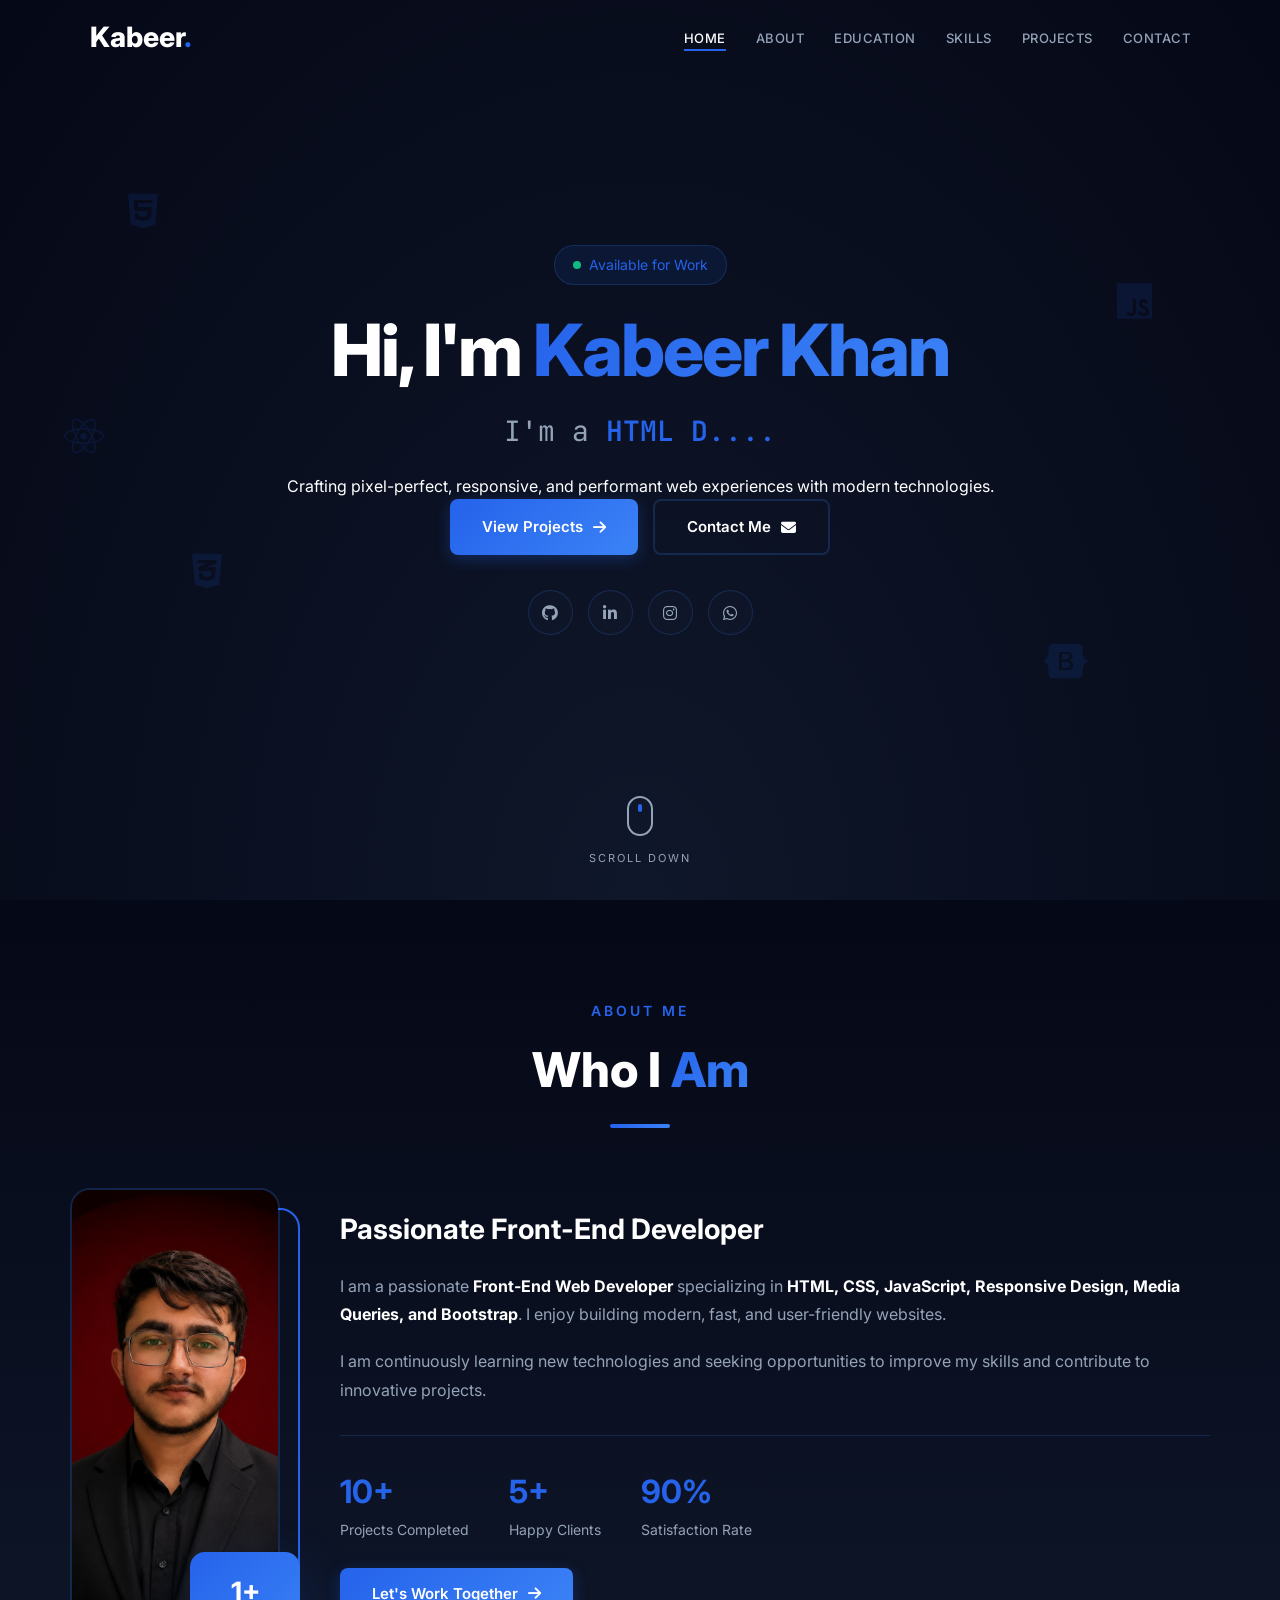
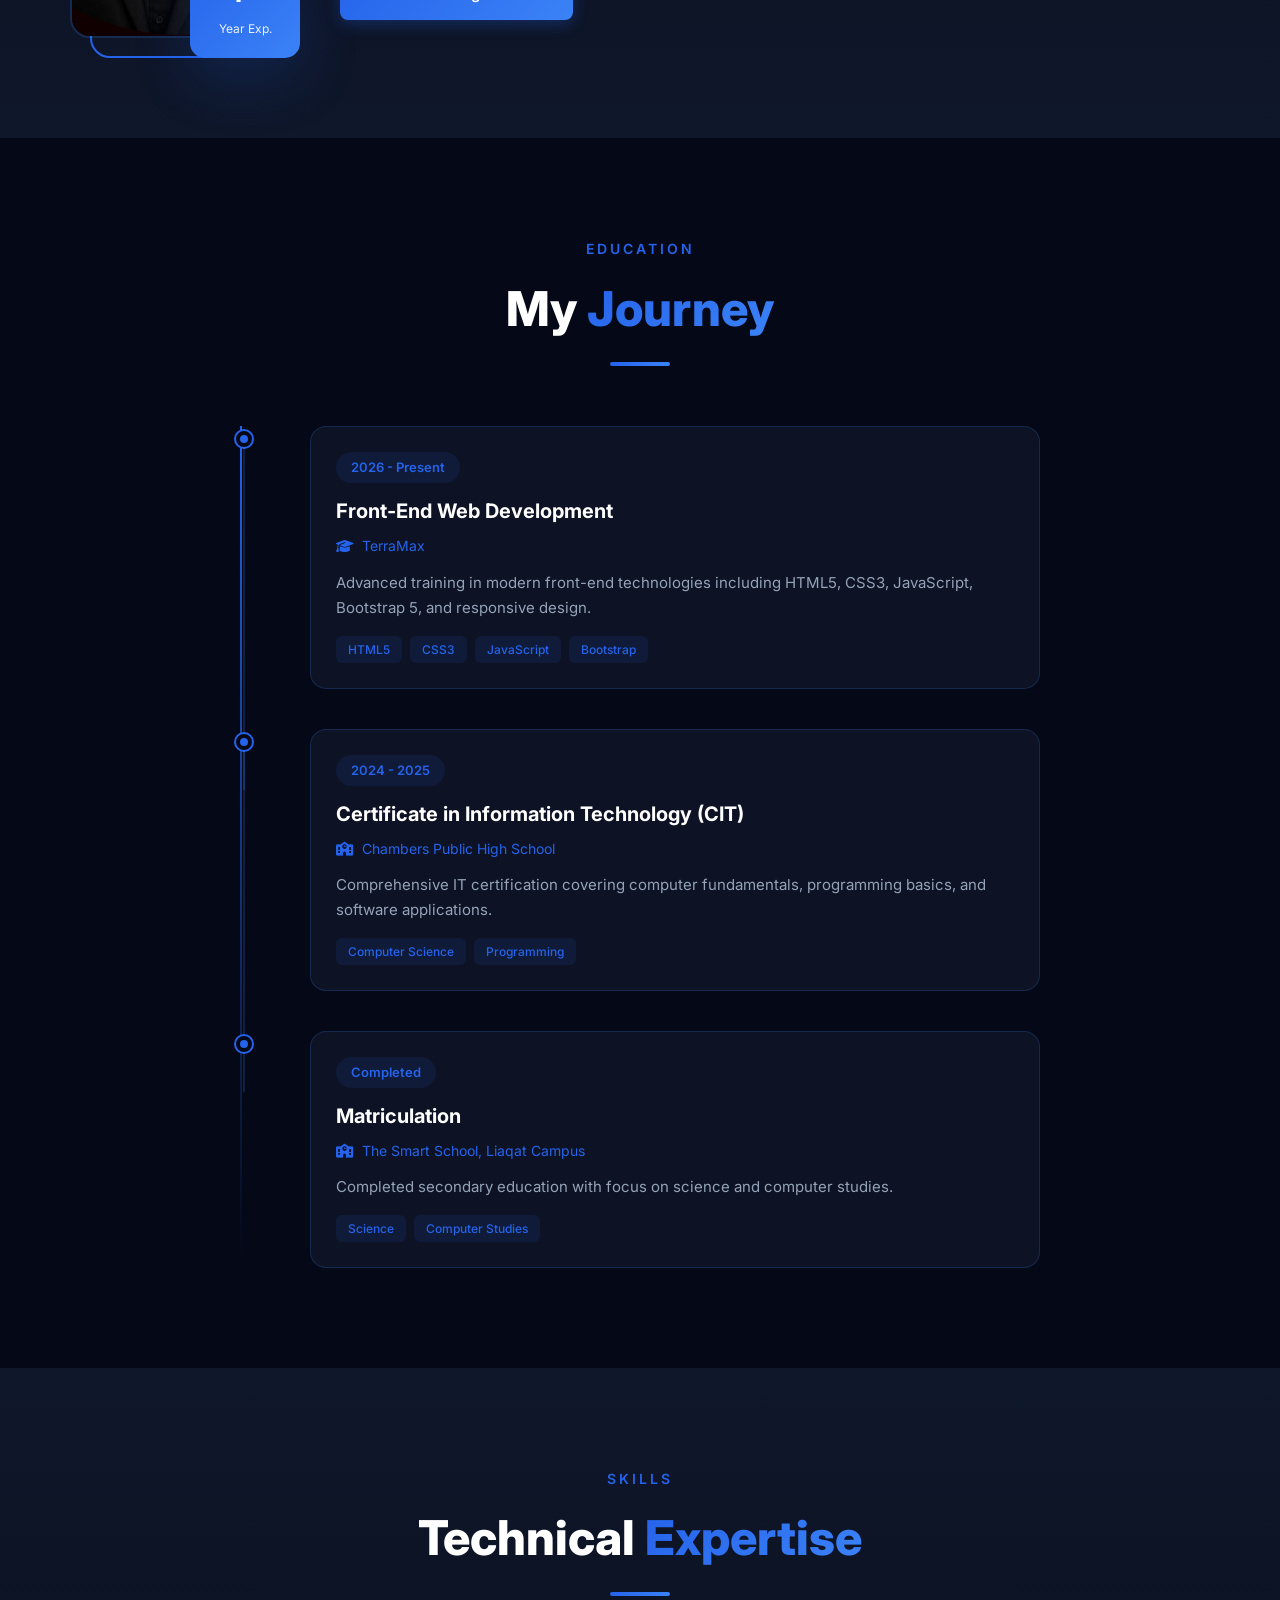
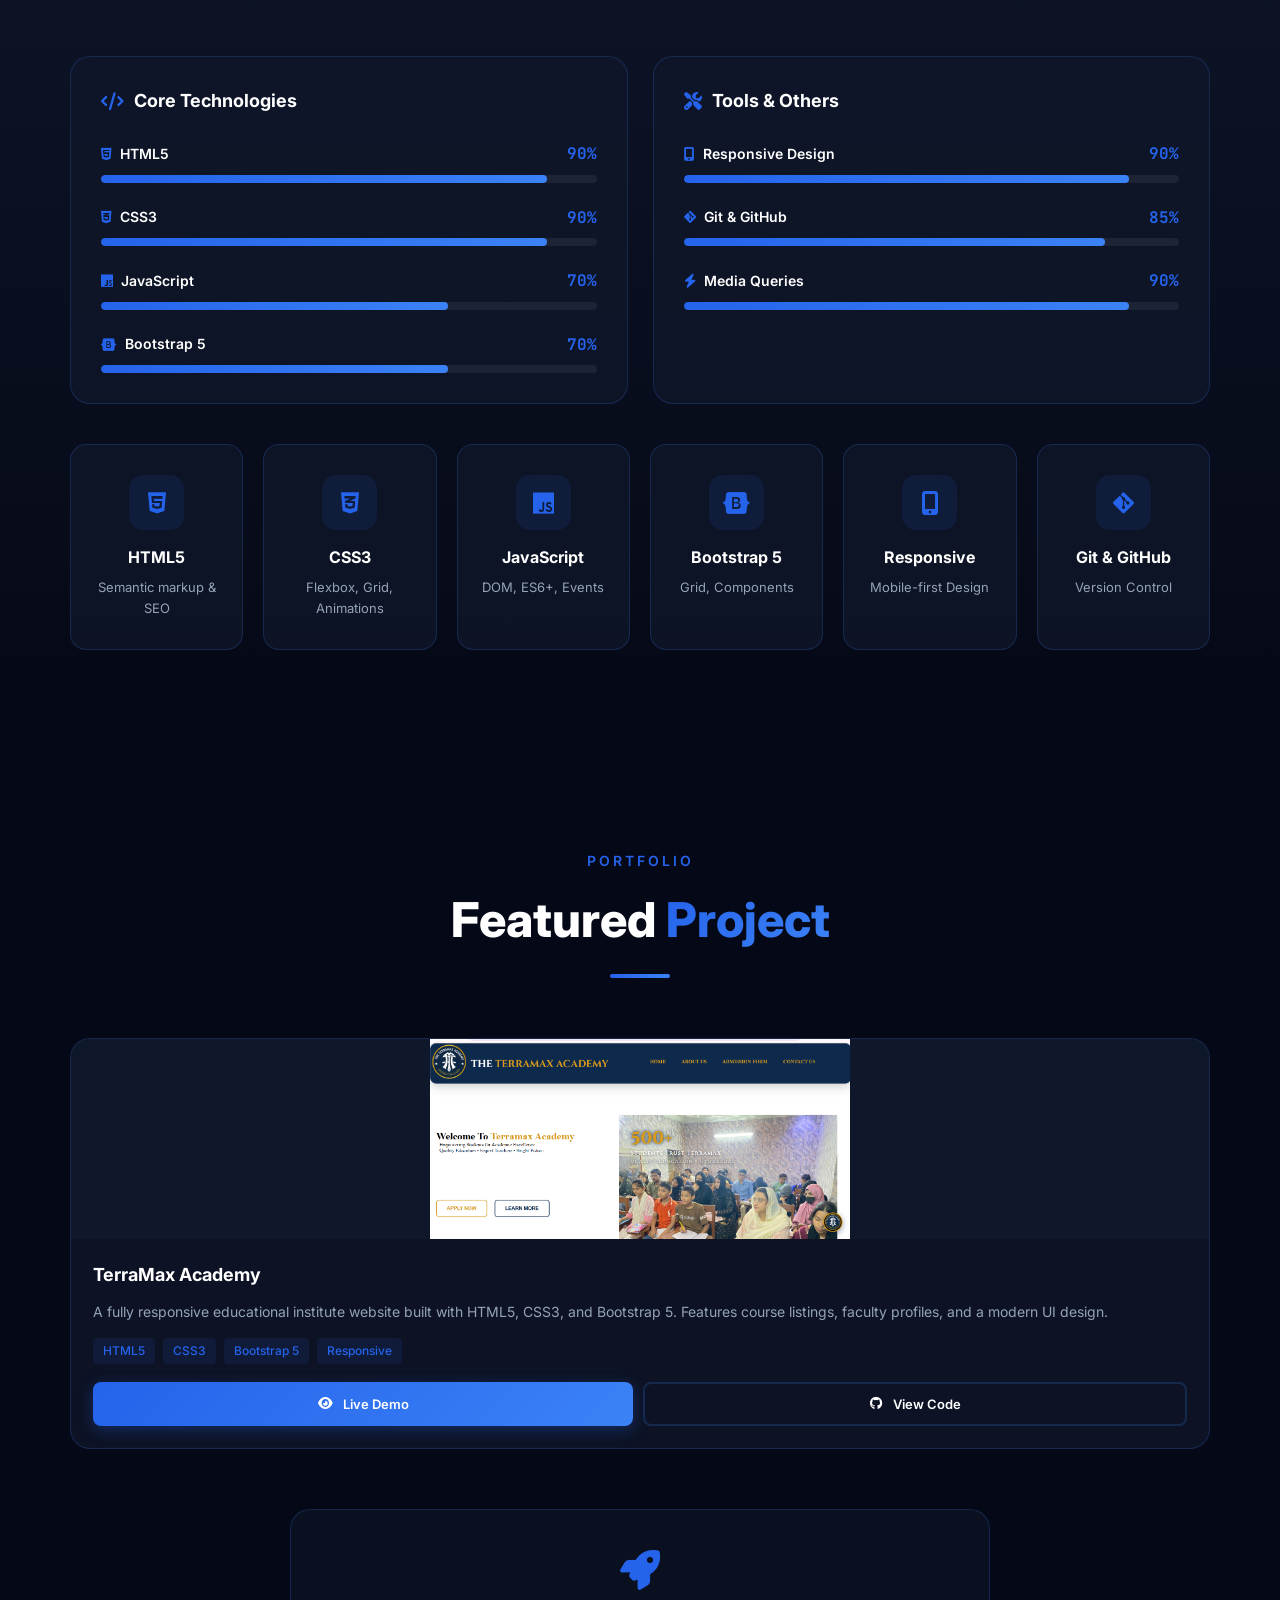
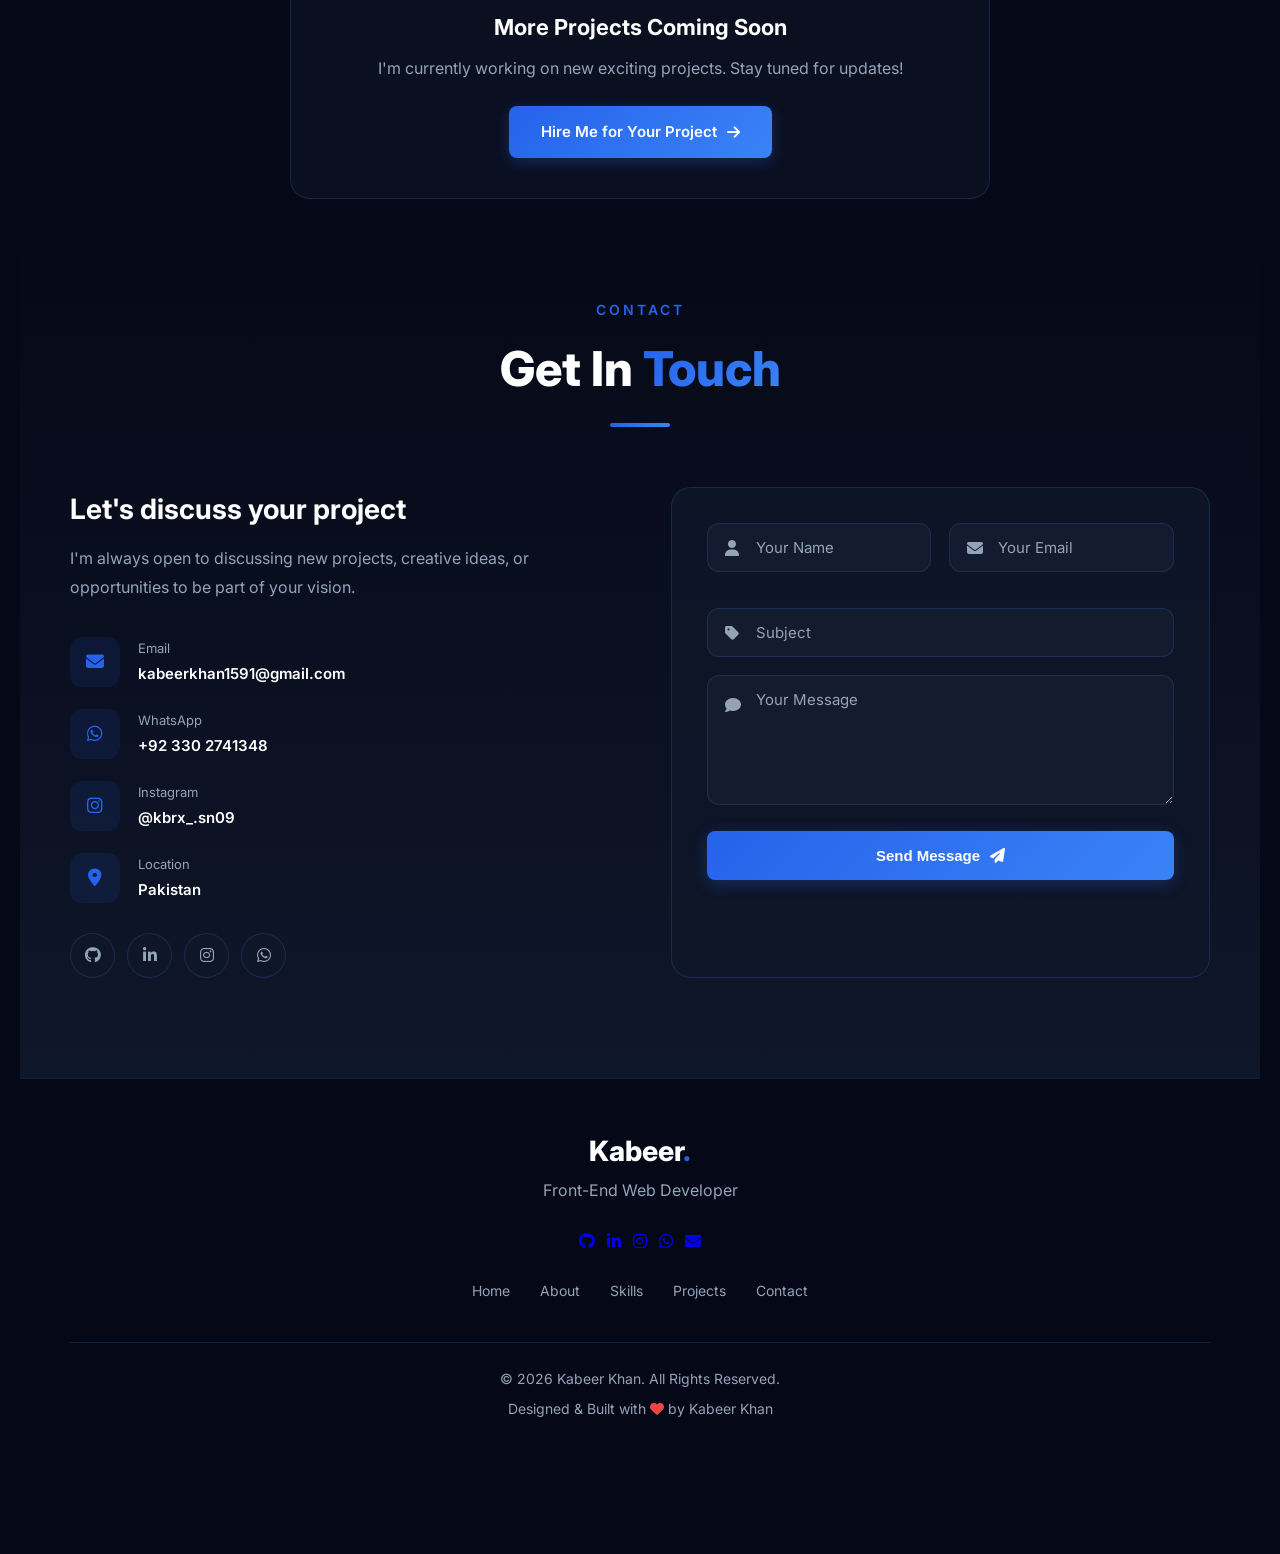
<file: index.html>
<!DOCTYPE html>
<html lang="en">
<head>
    <meta charset="UTF-8">
    <meta name="viewport" content="width=device-width, initial-scale=1.0">
    <meta name="description" content="Kabeer Khan - Front-End Web Developer Portfolio">
    <title>Kabeer Khan | Front-End Web Developer</title>

    <link rel="preconnect" href="https://fonts.googleapis.com">
    <link rel="preconnect" href="https://fonts.gstatic.com" crossorigin>
    <link href="https://fonts.googleapis.com/css2?family=Inter:wght@300;400;500;600;700;800;900&family=JetBrains+Mono:wght@400;500&display=swap" rel="stylesheet">
    <link rel="stylesheet" href="https://cdnjs.cloudflare.com/ajax/libs/font-awesome/6.5.1/css/all.min.css">

    <style>
        *{margin:0;padding:0;box-sizing:border-box}
        html{scroll-behavior:smooth}
        body{font-family:'Inter',sans-serif;background:#050816;color:#fff;line-height:1.6;overflow-x:hidden}

        /* Navbar */
        .navbar{position:fixed;top:0;left:0;width:100%;padding:15px 0;z-index:1000;transition:all .3s}
        .navbar.scrolled{background:rgba(5,8,22,.95);backdrop-filter:blur(20px);box-shadow:0 4px 30px rgba(0,0,0,.3);padding:10px 0}
        .nav-container{max-width:1140px;margin:0 auto;padding:0 20px;display:flex;justify-content:space-between;align-items:center}
        .logo{font-size:28px;font-weight:800;color:#fff;text-decoration:none}
        .logo span{color:#2563EB}
        .nav-links{display:flex;gap:30px;list-style:none}
        .nav-links a{color:#94A3B8;text-decoration:none;font-size:13px;font-weight:500;text-transform:uppercase;letter-spacing:.5px;transition:color .3s;position:relative}
        .nav-links a:hover,.nav-links a.active{color:#fff}
        .nav-links a::after{content:'';position:absolute;bottom:-5px;left:0;width:0;height:2px;background:#2563EB;transition:width .3s}
        .nav-links a:hover::after,.nav-links a.active::after{width:100%}
        .menu-btn{display:none;background:none;border:none;color:#fff;font-size:20px;cursor:pointer}

        /* Hero */
        .hero{min-height:100vh;display:flex;align-items:center;justify-content:center;text-align:center;position:relative;background:radial-gradient(ellipse at bottom,#0F172A 0%,#050816 100%);padding-top:80px}
        .hero-badge{display:inline-flex;align-items:center;gap:8px;background:rgba(37,99,235,.1);border:1px solid rgba(59,130,246,.2);padding:8px 18px;border-radius:50px;font-size:14px;color:#2563EB;margin-bottom:25px}
        .pulse{width:8px;height:8px;background:#10B981;border-radius:50%;animation:pulse 2s infinite}
        @keyframes pulse{0%,100%{opacity:1;transform:scale(1)}50%{opacity:.5;transform:scale(1.2)}}
        .hero h1{font-size:clamp(36px,6vw,72px);font-weight:800;line-height:1.1;margin-bottom:20px;letter-spacing:-2px}
        .hero h1 span{background:linear-gradient(135deg,#2563EB,#3B82F6);-webkit-background-clip:text;-webkit-text-fill-color:transparent}
        .hero-sub{font-size:clamp(18px,3vw,28px);color:#94A3B8;margin-bottom:20px;font-family:'JetBrains Mono',monospace}
        .hero-sub .type{color:#2563EB;font-weight:600}
        .cursor{color:#2563EB;animation:blink 1s infinite}
        @keyframes blink{0%,100%{opacity:1}50%{opacity:0}}
        .hero>p{color:#94A3B8;max-width:600px;margin:0 auto 30px;font-size:17px;line-height:1.8;padding:0 20px}
        .hero-btns{display:flex;gap:15px;justify-content:center;flex-wrap:wrap;margin-bottom:35px;padding:0 20px}
        .btn{display:inline-flex;align-items:center;gap:10px;padding:14px 32px;border-radius:8px;font-weight:600;font-size:15px;text-decoration:none;transition:all .3s;border:none;cursor:pointer}
        .btn-main{background:linear-gradient(135deg,#2563EB,#3B82F6);color:#fff;box-shadow:0 4px 15px rgba(37,99,235,.3)}
        .btn-main:hover{transform:translateY(-2px);box-shadow:0 8px 25px rgba(37,99,235,.4)}
        .btn-sec{background:transparent;color:#fff;border:2px solid rgba(59,130,246,.2)}
        .btn-sec:hover{border-color:#2563EB;color:#2563EB;transform:translateY(-2px)}
        .hero-social{display:flex;gap:15px;justify-content:center}
        .hero-social a{width:45px;height:45px;border-radius:50%;display:flex;align-items:center;justify-content:center;background:rgba(15,23,42,.8);border:1px solid rgba(59,130,246,.2);color:#94A3B8;font-size:16px;transition:all .3s;text-decoration:none}
        .hero-social a:hover{background:#2563EB;color:#fff;border-color:#2563EB;transform:translateY(-3px)}
        .scroll-down{position:absolute;bottom:30px;left:50%;transform:translateX(-50%);text-align:center}
        .mouse{width:26px;height:40px;border:2px solid #94A3B8;border-radius:13px;margin:0 auto 8px;position:relative}
        .wheel{width:4px;height:8px;background:#2563EB;border-radius:2px;position:absolute;top:6px;left:50%;transform:translateX(-50%);animation:scroll 2s infinite}
        @keyframes scroll{0%{opacity:1;transform:translateX(-50%)translateY(0)}100%{opacity:0;transform:translateX(-50%)translateY(15px)}}
        .scroll-down span{font-size:11px;color:#94A3B8;text-transform:uppercase;letter-spacing:2px}

        /* Floating icons */
        .floats{position:absolute;width:100%;height:100%;top:0;left:0;pointer-events:none;overflow:hidden}
        .float{position:absolute;font-size:40px;color:rgba(37,99,235,.12);animation:float 6s ease-in-out infinite}
        .float:nth-child(1){top:20%;left:10%;animation-delay:0s}
        .float:nth-child(2){top:60%;left:15%;animation-delay:-1s}
        .float:nth-child(3){top:30%;right:10%;animation-delay:-2s}
        .float:nth-child(4){top:70%;right:15%;animation-delay:-3s}
        .float:nth-child(5){top:45%;left:5%;animation-delay:-4s}
        @keyframes float{0%,100%{transform:translateY(0)}50%{transform:translateY(-20px)}}

        /* Sections */
        section{padding:100px 20px}
        .container{max-width:1140px;margin:0 auto}
        .sec-head{text-align:center;margin-bottom:60px}
        .sec-tag{color:#2563EB;font-size:14px;font-weight:600;text-transform:uppercase;letter-spacing:3px;margin-bottom:10px;display:block}
        .sec-title{font-size:clamp(32px,4vw,48px);font-weight:800;margin-bottom:15px}
        .sec-title span{background:linear-gradient(135deg,#2563EB,#3B82F6);-webkit-background-clip:text;-webkit-text-fill-color:transparent}
        .sec-line{width:60px;height:4px;background:linear-gradient(90deg,#2563EB,#3B82F6);margin:0 auto;border-radius:2px}

        /* About */
        .about-sec{background:linear-gradient(to bottom,#050816,#0F172A)}
        .about-wrap{display:flex;align-items:center;gap:60px}
        .about-img{position:relative;width:350px;height:450px;margin:0 auto}
        .about-img .box{width:100%;height:100%;border-radius:20px;overflow:hidden;position:relative;z-index:2;border:2px solid rgba(59,130,246,.2)}.about-img .box img{width:100%;height:100%;object-fit:cover;display:block}
        .about-img .border{position:absolute;top:20px;left:20px;width:100%;height:100%;border:2px solid #2563EB;border-radius:20px;z-index:1;transition:all .3s}
        .about-img:hover .border{top:10px;left:10px}
        .exp-badge{position:absolute;bottom:-20px;right:-20px;background:linear-gradient(135deg,#2563EB,#3B82F6);padding:18px;border-radius:15px;box-shadow:0 20px 60px rgba(37,99,235,.2);z-index:3;text-align:center;min-width:110px}
        .exp-badge b{font-size:28px;display:block}
        .exp-badge small{font-size:12px;opacity:.9}
        .about-text h3{font-size:28px;margin-bottom:20px}
        .about-text p{color:#94A3B8;margin-bottom:18px;line-height:1.8}
        .about-text p strong{color:#fff}
        .stats{display:flex;gap:40px;margin-top:30px;padding-top:30px;border-top:1px solid rgba(59,130,246,.2)}
        .stat b{display:block;font-size:32px;color:#2563EB}
        .stat span{color:#94A3B8;font-size:14px}

        /* Education */
        .edu-sec{background:#050816}
        .timeline{position:relative;max-width:800px;margin:0 auto;padding-left:30px}
        .timeline::before{content:'';position:absolute;left:0;top:0;height:100%;width:2px;background:linear-gradient(to bottom,#2563EB,transparent)}
        .t-item{position:relative;padding-left:40px;padding-bottom:40px}
        .t-item:last-child{padding-bottom:0}
        .t-dot{position:absolute;left:-34px;top:5px;width:16px;height:16px;border-radius:50%;background:#2563EB;border:4px solid #050816;box-shadow:0 0 0 2px #2563EB}
        .t-line{position:absolute;top:21px;left:-27px;width:2px;height:calc(100% + 40px);background:rgba(59,130,246,.2)}
        .t-item:last-child .t-line{display:none}
        .t-card{background:rgba(15,23,42,.8);border:1px solid rgba(59,130,246,.2);border-radius:16px;padding:25px;transition:all .3s}
        .t-card:hover{transform:translateX(10px);border-color:#2563EB;box-shadow:0 10px 40px rgba(37,99,235,.15)}
        .t-card .date{display:inline-block;background:rgba(37,99,235,.1);color:#2563EB;padding:5px 15px;border-radius:50px;font-size:13px;font-weight:600;margin-bottom:12px}
        .t-card h4{font-size:20px;margin-bottom:8px}
        .t-card .school{color:#2563EB;font-size:14px;margin-bottom:12px;display:flex;align-items:center;gap:8px}
        .t-card p{color:#94A3B8;font-size:15px;margin-bottom:15px;line-height:1.7}
        .t-tags{display:flex;flex-wrap:wrap;gap:8px}
        .t-tags span{background:rgba(37,99,235,.1);color:#2563EB;padding:4px 12px;border-radius:6px;font-size:12px;font-weight:500}

        /* Skills */
        .skills-sec{background:linear-gradient(to bottom,#0F172A,#050816)}
        .skills-grid{display:grid;grid-template-columns:1fr 1fr;gap:25px;margin-bottom:40px}
        .skill-box{background:rgba(15,23,42,.8);border:1px solid rgba(59,130,246,.2);border-radius:20px;padding:30px}
        .skill-box h3{font-size:18px;margin-bottom:25px;display:flex;align-items:center;gap:10px}
        .skill-box h3 i{color:#2563EB}
        .sk-row{margin-bottom:22px}
        .sk-row:last-child{margin-bottom:0}
        .sk-info{display:flex;justify-content:space-between;margin-bottom:8px}
        .sk-info span{display:flex;align-items:center;gap:8px;font-weight:600;font-size:14px}
        .sk-info span i{color:#2563EB}
        .sk-info b{color:#2563EB;font-family:'JetBrains Mono',monospace}
        .sk-bar{height:8px;background:rgba(148,163,184,.1);border-radius:4px;overflow:hidden}
        .sk-fill{height:100%;background:linear-gradient(90deg,#2563EB,#3B82F6);border-radius:4px;width:0;transition:width 1.5s ease}
        .sk-cards{display:grid;grid-template-columns:repeat(auto-fit,minmax(160px,1fr));gap:20px}
        .sk-card{background:rgba(15,23,42,.8);border:1px solid rgba(59,130,246,.2);border-radius:16px;padding:30px 20px;text-align:center;transition:all .3s;cursor:pointer}
        .sk-card:hover{transform:translateY(-10px);border-color:#2563EB;box-shadow:0 10px 40px rgba(37,99,235,.2)}
        .sk-card .ico{width:55px;height:55px;border-radius:14px;background:rgba(37,99,235,.1);display:flex;align-items:center;justify-content:center;margin:0 auto 15px;font-size:24px;color:#2563EB;transition:all .3s}
        .sk-card:hover .ico{background:#2563EB;color:#fff;transform:rotateY(360deg)}
        .sk-card h4{font-size:16px;margin-bottom:6px}
        .sk-card p{color:#94A3B8;font-size:13px;margin:0}

        /* Projects */
        .proj-sec{background:#050816}
        .proj-grid{display:grid;grid-template-columns:repeat(3,1fr);gap:25px}
        .proj-card{background:rgba(15,23,42,.8);border:1px solid rgba(59,130,246,.2);border-radius:20px;overflow:hidden;transition:all .3s}
        .proj-card:hover{transform:translateY(-10px);border-color:#2563EB;box-shadow:0 20px 60px rgba(37,99,235,.2)}
        .proj-img{position:relative;height:200px;overflow:hidden}
        .proj-img .ph{width:100%;height:100%;background:linear-gradient(135deg,#0F172A,rgba(37,99,235,.15));display:flex;align-items:center;justify-content:center;font-size:50px;color:#2563EB;transition:all .3s}
        .proj-card:hover .proj-img .ph{transform:scale(1.1)}
        .proj-over{position:absolute;top:0;left:0;width:100%;height:100%;background:rgba(5,8,22,.8);display:flex;align-items:center;justify-content:center;gap:15px;opacity:0;transition:all .3s}
        .proj-card:hover .proj-over{opacity:1}
        .proj-over a{width:45px;height:45px;border-radius:50%;background:#2563EB;color:#fff;display:flex;align-items:center;justify-content:center;font-size:16px;transform:translateY(20px);transition:all .3s;text-decoration:none}
        .proj-card:hover .proj-over a{transform:translateY(0)}
        .proj-over a:hover{background:#3B82F6}
        .proj-body{padding:22px}
        .proj-body h4{font-size:18px;margin-bottom:10px}
        .proj-body p{color:#94A3B8;font-size:14px;line-height:1.7;margin-bottom:15px}
        .proj-tech{display:flex;flex-wrap:wrap;gap:8px;margin-bottom:18px}
        .proj-tech span{background:rgba(37,99,235,.1);color:#2563EB;padding:3px 10px;border-radius:4px;font-size:12px;font-weight:500}
        .proj-links{display:flex;gap:10px}
        .proj-links .btn{flex:1;justify-content:center;padding:10px 18px;font-size:13px}

        /* Contact */
        .contact-sec{background:linear-gradient(to bottom,#050816,#0F172A)}
        .contact-wrap{display:flex;gap:50px}
        .contact-info h3{font-size:28px;margin-bottom:12px}
        .contact-info>p{color:#94A3B8;margin-bottom:35px;line-height:1.8}
        .c-item{display:flex;align-items:center;gap:18px;margin-bottom:22px}
        .c-item .ico{width:50px;height:50px;border-radius:12px;background:rgba(37,99,235,.1);display:flex;align-items:center;justify-content:center;color:#2563EB;font-size:18px;transition:all .3s;flex-shrink:0}
        .c-item:hover .ico{background:#2563EB;color:#fff;transform:rotateY(360deg)}
        .c-item div{display:flex;flex-direction:column}
        .c-item div small{color:#94A3B8;font-size:13px;margin-bottom:3px}
        .c-item div a,.c-item div span{color:#fff;text-decoration:none;font-weight:600;font-size:15px;transition:color .3s}
        .c-item div a:hover{color:#2563EB}
        .c-social{display:flex;gap:12px;margin-top:30px}
        .c-social a{width:45px;height:45px;border-radius:50%;display:flex;align-items:center;justify-content:center;background:rgba(15,23,42,.8);border:1px solid rgba(59,130,246,.2);color:#94A3B8;font-size:16px;transition:all .3s;text-decoration:none}
        .c-social a:hover{background:#2563EB;color:#fff;border-color:#2563EB;transform:translateY(-3px)}
        .contact-form{background:rgba(15,23,42,.8);border:1px solid rgba(59,130,246,.2);border-radius:20px;padding:35px}
        .f-group{position:relative;margin-bottom:18px}
        .f-group input,.f-group textarea{width:100%;background:rgba(148,163,184,.05);border:1px solid rgba(59,130,246,.2);border-radius:12px;padding:14px 18px 14px 48px;color:#fff;font-size:15px;transition:all .3s;font-family:inherit}
        .f-group input:focus,.f-group textarea:focus{background:rgba(37,99,235,.05);border-color:#2563EB;outline:none;box-shadow:0 0 0 3px rgba(37,99,235,.1)}
        .f-group input::placeholder,.f-group textarea::placeholder{color:#94A3B8}
        .f-group i{position:absolute;left:18px;top:50%;transform:translateY(-50%);color:#94A3B8;transition:color .3s}
        .f-group textarea+i{top:22px;transform:none}
        .f-group input:focus+i,.f-group textarea:focus+i{color:#2563EB}
        .f-group textarea{resize:vertical;min-height:130px}
        .contact-form .btn-main{width:100%;justify-content:center;padding:16px}

        /* Footer */
        footer{background:#050816;border-top:1px solid rgba(59,130,246,.2);padding:50px 20px 25px}
        .foot-content{display:flex;flex-direction:column;align-items:center;text-align:center;gap:25px;margin-bottom:40px}
        .foot-brand{font-size:28px;font-weight:800}
        .foot-brand span{color:#2563EB}
        .foot-brand+p{color:#94A3B8;margin-top:5px}
        .foot-social{display:flex;gap:12px}
        .foot-links{display:flex;gap:30px;flex-wrap:wrap;justify-content:center}
        .foot-links a{color:#94A3B8;text-decoration:none;font-size:14px;transition:all .3s;position:relative}
        .foot-links a::after{content:'';position:absolute;bottom:-4px;left:0;width:0;height:2px;background:#2563EB;transition:width .3s}
        .foot-links a:hover{color:#fff}
        .foot-links a:hover::after{width:100%}
        .foot-bottom{text-align:center;padding-top:25px;border-top:1px solid rgba(59,130,246,.2)}
        .foot-bottom p{color:#94A3B8;font-size:14px;margin-bottom:8px}
        .foot-bottom i{color:#EF4444;animation:heartbeat 1.5s infinite}
        @keyframes heartbeat{0%,100%{transform:scale(1)}50%{transform:scale(1.1)}}

        /* Back to top */
        #topBtn{position:fixed;bottom:25px;right:25px;width:48px;height:48px;border-radius:50%;background:linear-gradient(135deg,#2563EB,#3B82F6);color:#fff;border:none;cursor:pointer;display:flex;align-items:center;justify-content:center;font-size:16px;opacity:0;visibility:hidden;transform:translateY(20px);transition:all .3s;z-index:999}
        #topBtn.show{opacity:1;visibility:visible;transform:translateY(0)}
        #topBtn:hover{transform:translateY(-5px);box-shadow:0 8px 25px rgba(37,99,235,.4)}

        /* Reveal animation */
        .reveal{opacity:0;transform:translateY(40px);transition:all .8s ease}
        .reveal.active{opacity:1;transform:translateY(0)}

        /* Responsive */
        @media(max-width:991px){
            .menu-btn{display:block}
            .nav-links{position:fixed;top:70px;right:-100%;width:280px;height:calc(100vh - 70px);background:rgba(5,8,22,.98);backdrop-filter:blur(20px);flex-direction:column;padding:30px;gap:20px;transition:right .3s;border-left:1px solid rgba(59,130,246,.2)}
            .nav-links.open{right:0}
            .about-wrap{flex-direction:column}
            .about-img{width:280px;height:360px;order:-1;margin-bottom:40px}
            .about-text{padding:0}
            .skills-grid{grid-template-columns:1fr}
            .proj-grid{grid-template-columns:repeat(2,1fr)}
            .contact-wrap{flex-direction:column}
            .contact-info{padding:0}
        }
        @media(max-width:767px){
            section{padding:60px 20px}
            .sec-head{margin-bottom:40px}
            .hero h1{font-size:36px}
            .hero-btns{flex-direction:column;align-items:center}
            .btn{width:100%;max-width:280px;justify-content:center}
            .about-img{width:220px;height:280px}
            .exp-badge{position:relative;bottom:auto;right:auto;margin-top:15px;display:inline-flex;flex-direction:row;gap:8px;align-items:center}
            .stats{flex-direction:column;gap:20px}
            .stat{display:flex;align-items:center;gap:12px}
            .timeline{padding-left:0}
            .timeline::before{display:none}
            .t-item{padding-left:0}
            .t-dot,.t-line{display:none}
            .t-card{padding:20px}
            .sk-cards{grid-template-columns:repeat(2,1fr)}
            .proj-grid{grid-template-columns:1fr}
            .contact-form{padding:25px}
            .foot-links{gap:15px}
            .proj-img{height:220px}
        }
        @media(max-width:575px){
            .hero h1{font-size:30px}
            .about-img{width:180px;height:230px}
            .sk-cards{grid-template-columns:1fr 1fr}
            .proj-img{height:180px}
        }
    </style>
<base target="_blank">
<base target="_blank">
</head>
<body>

    <!-- Navbar -->
    <nav class="navbar" id="navbar">
        <div class="nav-container">
            <a href="#home" class="logo">Kabeer<span>.</span></a>
            <button class="menu-btn" id="menuBtn"><i class="fas fa-bars"></i></button>
            <ul class="nav-links" id="navLinks">
                <li><a href="#home" class="active">Home</a></li>
                <li><a href="#about">About</a></li>
                <li><a href="#education">Education</a></li>
                <li><a href="#skills">Skills</a></li>
                <li><a href="#projects">Projects</a></li>
                <li><a href="#contact">Contact</a></li>
            </ul>
        </div>
    </nav>

    <!-- Hero -->
    <section class="hero" id="home">
        <div class="floats">
            <div class="float"><i class="fab fa-html5"></i></div>
            <div class="float"><i class="fab fa-css3-alt"></i></div>
            <div class="float"><i class="fab fa-js"></i></div>
            <div class="float"><i class="fab fa-bootstrap"></i></div>
            <div class="float"><i class="fab fa-react"></i></div>
        </div>
        <div class="container">
            <div class="hero-badge">
                <span class="pulse"></span>
                <span>Available for Work</span>
            </div>
            <h1>Hi, I'm <span>Kabeer Khan</span></h1>
            <div class="hero-sub">
                I'm a <span class="type" id="typeText"></span><span class="cursor">....</span>
            </div>
            <p>Crafting pixel-perfect, responsive, and performant web experiences with modern technologies.</p>
            <div class="hero-btns">
                <a href="#projects" class="btn btn-main">View Projects <i class="fas fa-arrow-right"></i></a>
                <a href="#contact" class="btn btn-sec">Contact Me <i class="fas fa-envelope"></i></a>
            </div>
            <div class="hero-social">
                <a href="https://github.com/kabeerkhan1591-ctrl" target="_blank"><i class="fab fa-github"></i></a>
                <a href="https://www.linkedin.com/in/kabeer-khan-29a211387" target="_blank"><i class="fab fa-linkedin-in"></i></a>
                <a href="https://instagram.com/kbrx_.sn09" target="_blank"><i class="fab fa-instagram"></i></a>
                <a href="https://wa.me/923302741348" target="_blank"><i class="fab fa-whatsapp"></i></a>
            </div>
        </div>
        <div class="scroll-down">
            <div class="mouse"><div class="wheel"></div></div>
            <span>Scroll Down</span>
        </div>
    </section>

    <!-- About -->
    <section class="about-sec" id="about">
        <div class="container">
            <div class="sec-head reveal">
                <span class="sec-tag">About Me</span>
                <h2 class="sec-title">Who I <span>Am</span></h2>
                <div class="sec-line"></div>
            </div>
            <div class="about-wrap">
                <div class="about-img reveal">
                   <div class="box"><img src="image/ME.png" alt="Kabeer Khan"></div>
                    <div class="border"></div>
                    <div class="exp-badge"><b>1+</b><small>Year Exp.</small></div>
                </div>
                <div class="about-text reveal">
                    <h3>Passionate Front-End Developer</h3>
                    <p>I am a passionate <strong>Front-End Web Developer</strong> specializing in <strong>HTML, CSS, JavaScript, Responsive Design, Media Queries, and Bootstrap</strong>. I enjoy building modern, fast, and user-friendly websites.</p>
                    <p>I am continuously learning new technologies and seeking opportunities to improve my skills and contribute to innovative projects.</p>
                    <div class="stats">
                        <div class="stat"><b>10+</b><span>Projects Completed</span></div>
                        <div class="stat"><b>5+</b><span>Happy Clients</span></div>
                        <div class="stat"><b>90%</b><span>Satisfaction Rate</span></div>
                    </div>
                    <a href="#contact" class="btn btn-main" style="margin-top:25px">Let's Work Together <i class="fas fa-arrow-right"></i></a>
                </div>
            </div>
        </div>
    </section>

    <!-- Education -->
    <section class="edu-sec" id="education">
        <div class="container">
            <div class="sec-head reveal">
                <span class="sec-tag">Education</span>
                <h2 class="sec-title">My <span>Journey</span></h2>
                <div class="sec-line"></div>
            </div>
            <div class="timeline">
                <div class="t-item reveal">
                    <div class="t-dot"></div><div class="t-line"></div>
                    <div class="t-card">
                        <span class="date">2026 - Present</span>
                        <h4>Front-End Web Development</h4>
                        <div class="school"><i class="fas fa-graduation-cap"></i> TerraMax</div>
                        <p>Advanced training in modern front-end technologies including HTML5, CSS3, JavaScript, Bootstrap 5, and responsive design.</p>
                        <div class="t-tags"><span>HTML5</span><span>CSS3</span><span>JavaScript</span><span>Bootstrap</span></div>
                    </div>
                </div>
                <div class="t-item reveal">
                    <div class="t-dot"></div><div class="t-line"></div>
                    <div class="t-card">
                        <span class="date">2024 - 2025</span>
                        <h4>Certificate in Information Technology (CIT)</h4>
                        <div class="school"><i class="fas fa-school"></i> Chambers Public High School</div>
                        <p>Comprehensive IT certification covering computer fundamentals, programming basics, and software applications.</p>
                        <div class="t-tags"><span>Computer Science</span><span>Programming</span></div>
                    </div>
                </div>
                <div class="t-item reveal">
                    <div class="t-dot"></div>
                    <div class="t-card">
                        <span class="date">Completed</span>
                        <h4>Matriculation</h4>
                        <div class="school"><i class="fas fa-school"></i> The Smart School, Liaqat Campus</div>
                        <p>Completed secondary education with focus on science and computer studies.</p>
                        <div class="t-tags"><span>Science</span><span>Computer Studies</span></div>
                    </div>
                </div>
            </div>
        </div>
    </section>

    <!-- Skills -->
    <section class="skills-sec" id="skills">
        <div class="container">
            <div class="sec-head reveal">
                <span class="sec-tag">Skills</span>
                <h2 class="sec-title">Technical <span>Expertise</span></h2>
                <div class="sec-line"></div>
            </div>
            <div class="skills-grid">
                <div class="skill-box reveal">
                    <h3><i class="fas fa-code"></i> Core Technologies</h3>
                    <div class="sk-row"><div class="sk-info"><span><i class="fab fa-html5"></i> HTML5</span><b>90%</b></div><div class="sk-bar"><div class="sk-fill" data-w="90"></div></div></div>
                    <div class="sk-row"><div class="sk-info"><span><i class="fab fa-css3-alt"></i> CSS3</span><b>90%</b></div><div class="sk-bar"><div class="sk-fill" data-w="90"></div></div></div>
                    <div class="sk-row"><div class="sk-info"><span><i class="fab fa-js"></i> JavaScript</span><b>70%</b></div><div class="sk-bar"><div class="sk-fill" data-w="70"></div></div></div>
                    <div class="sk-row"><div class="sk-info"><span><i class="fab fa-bootstrap"></i> Bootstrap 5</span><b>70%</b></div><div class="sk-bar"><div class="sk-fill" data-w="70"></div></div></div>
                </div>
                <div class="skill-box reveal">
                    <h3><i class="fas fa-tools"></i> Tools & Others</h3>
                    <div class="sk-row"><div class="sk-info"><span><i class="fas fa-mobile-alt"></i> Responsive Design</span><b>90%</b></div><div class="sk-bar"><div class="sk-fill" data-w="90"></div></div></div>
                    <div class="sk-row"><div class="sk-info"><span><i class="fab fa-git-alt"></i> Git & GitHub</span><b>85%</b></div><div class="sk-bar"><div class="sk-fill" data-w="85"></div></div></div>
                    <div class="sk-row"><div class="sk-info"><span><i class="fas fa-bolt"></i> Media Queries</span><b>90%</b></div><div class="sk-bar"><div class="sk-fill" data-w="90"></div></div></div>
                </div>
            </div>
            <div class="sk-cards">
                <div class="sk-card reveal"><div class="ico"><i class="fab fa-html5"></i></div><h4>HTML5</h4><p>Semantic markup & SEO</p></div>
                <div class="sk-card reveal"><div class="ico"><i class="fab fa-css3-alt"></i></div><h4>CSS3</h4><p>Flexbox, Grid, Animations</p></div>
                <div class="sk-card reveal"><div class="ico"><i class="fab fa-js"></i></div><h4>JavaScript</h4><p>DOM, ES6+, Events</p></div>
                <div class="sk-card reveal"><div class="ico"><i class="fab fa-bootstrap"></i></div><h4>Bootstrap 5</h4><p>Grid, Components</p></div>
                <div class="sk-card reveal"><div class="ico"><i class="fas fa-mobile-alt"></i></div><h4>Responsive</h4><p>Mobile-first Design</p></div>
                <div class="sk-card reveal"><div class="ico"><i class="fab fa-git-alt"></i></div><h4>Git & GitHub</h4><p>Version Control</p></div>
            </div>
        </div>
    </section>

    <section class="proj-sec" id="projects">
        <div class="container">
            <div class="sec-head reveal">
                <span class="sec-tag">Portfolio</span>
                <h2 class="sec-title">Featured <span>Project</span></h2>
                <div class="sec-line"></div>
            </div>
            <div class="proj-grid" style="grid-template-columns: 1fr; max-width:100%; margin: 0 auto;">
                <div class="proj-card reveal" style="max-width: 100%; margin-top: 0px auto; width: 100%;">
                    <div class="proj-img">
                        <img src="image/img1.png" alt="TerraMax Academy Website" style="width: 100%; height: 100%; object-fit: contain; background:#0F172A;">
                        <div class="proj-over">
                            <a href="https://kabeerkhan1591-ctrl.github.io/THE-TERRAMAX-ACADEMY/" target="_blank"><i class="fas fa-external-link-alt"></i></a>
                            <a href="https://github.com/kabeerkhan1591-ctrl/THE-TERRAMAX-ACADEMY" target="_blank"><i class="fab fa-github"></i></a>
                        </div>
                    </div>
                    <div class="proj-body">
                        <h4>TerraMax Academy</h4>
                        <p>A fully responsive educational institute website built with HTML5, CSS3, and Bootstrap 5. Features course listings, faculty profiles, and a modern UI design.</p>
                        <div class="proj-tech"><span>HTML5</span><span>CSS3</span><span>Bootstrap 5</span><span>Responsive</span></div>
                        <div class="proj-links">
                            <a href="https://kabeerkhan1591-ctrl.github.io/THE-TERRAMAX-ACADEMY/" target="_blank" class="btn btn-main"><i class="fas fa-eye"></i> Live Demo</a>
                            <a href="https://github.com/kabeerkhan1591-ctrl/THE-TERRAMAX-ACADEMY" target="_blank" class="btn btn-sec"><i class="fab fa-github"></i> View Code</a>
                        </div>
                    </div>
                </div>
            </div>

            <!-- Coming Soon Message -->
            <div style="text-align: center; margin-top: 60px; padding: 40px; background: rgba(15,23,42,.6); border: 1px solid rgba(59,130,246,.2); border-radius: 20px; max-width: 700px; margin-left: auto; margin-right: auto;" class="reveal">
                <i class="fas fa-rocket" style="font-size: 40px; color: #2563EB; margin-bottom: 20px; display: block;"></i>
                <h3 style="font-size: 22px; margin-bottom: 10px;">More Projects Coming Soon</h3>
                <p style="color: #94A3B8; margin-bottom: 25px;">I'm currently working on new exciting projects. Stay tuned for updates!</p>
                <a href="#contact" class="btn btn-main">Hire Me for Your Project <i class="fas fa-arrow-right"></i></a>
            </div>
        </div>
    <!-- Contact -->
    <section class="contact-sec" id="contact">
        <div class="container">
            <div class="sec-head reveal">
                <span class="sec-tag">Contact</span>
                <h2 class="sec-title">Get In <span>Touch</span></h2>
                <div class="sec-line"></div>
            </div>
            <div class="contact-wrap">
                <div class="contact-info reveal">
                    <h3>Let's discuss your project</h3>
                    <p>I'm always open to discussing new projects, creative ideas, or opportunities to be part of your vision.</p>
                    <div class="c-item">
                        <div class="ico"><i class="fas fa-envelope"></i></div>
                        <div><small>Email</small><a href="mailto:kabeerkhan1591@gmail.com">kabeerkhan1591@gmail.com</a></div>
                    </div>
                    <div class="c-item">
                        <div class="ico"><i class="fab fa-whatsapp"></i></div>
                        <div><small>WhatsApp</small><a href="https://wa.me/923302741348" target="_blank">+92 330 2741348</a></div>
                    </div>
                    <div class="c-item">
                        <div class="ico"><i class="fab fa-instagram"></i></div>
                        <div><small>Instagram</small><a href="https://instagram.com/kbrx_.sn09" target="_blank">@kbrx_.sn09</a></div>
                    </div>
                    <div class="c-item">
                        <div class="ico"><i class="fas fa-map-marker-alt"></i></div>
                        <div><small>Location</small><span>Pakistan</span></div>
                    </div>
                    <div class="c-social">
                        <a href="https://github.com/kabeerkhan1591-ctrl" target="_blank"><i class="fab fa-github"></i></a>
                        <a href="https://www.linkedin.com/in/kabeer-khan-29a211387" target="_blank"><i class="fab fa-linkedin-in"></i></a>
                        <a href="https://instagram.com/kbrx_.sn09" target="_blank"><i class="fab fa-instagram"></i></a>
                        <a href="https://wa.me/923302741348" target="_blank"><i class="fab fa-whatsapp"></i></a>
                    </div>
                </div>
                <div class="contact-form reveal">
                    <form id="contactForm">
                        <div style="display:grid;grid-template-columns:1fr 1fr;gap:18px;margin-bottom:18px">
                            <div class="f-group">
                                <input type="text" id="name" placeholder="Your Name" required>
                                <i class="fas fa-user"></i>
                            </div>
                            <div class="f-group">
                                <input type="email" id="email" placeholder="Your Email" required>
                                <i class="fas fa-envelope"></i>
                            </div>
                        </div>
                        <div class="f-group">
                            <input type="text" id="subject" placeholder="Subject" required>
                            <i class="fas fa-tag"></i>
                        </div>
                        <div class="f-group">
                            <textarea id="message" placeholder="Your Message" required></textarea>
                            <i class="fas fa-comment"></i>
                        </div>
                        <button type="submit" class="btn btn-main">Send Message <i class="fas fa-paper-plane"></i></button>
                    </form>
                </div>
            </div>
        </div>
    </section>

    <!-- Footer -->
    <footer>
        <div class="container">
            <div class="foot-content">
                <div>
                    <div class="foot-brand">Kabeer<span>.</span></div>
                    <p>Front-End Web Developer</p>
                </div>
                <div class="foot-social">
                    <a href="https://github.com/kabeerkhan1591-ctrl" target="_blank"><i class="fab fa-github"></i></a>
                    <a href="https://www.linkedin.com/in/kabeer-khan-29a211387" target="_blank"><i class="fab fa-linkedin-in"></i></a>
                    <a href="https://instagram.com/kbrx_.sn09" target="_blank"><i class="fab fa-instagram"></i></a>
                    <a href="https://wa.me/923302741348" target="_blank"><i class="fab fa-whatsapp"></i></a>
                    <a href="mailto:kabeerkhan1591@gmail.com"><i class="fas fa-envelope"></i></a>
                </div>
                <div class="foot-links">
                    <a href="#home">Home</a>
                    <a href="#about">About</a>
                    <a href="#skills">Skills</a>
                    <a href="#projects">Projects</a>
                    <a href="#contact">Contact</a>
                </div>
            </div>
            <div class="foot-bottom">
                <p>&copy; <span id="year"></span> Kabeer Khan. All Rights Reserved.</p>
                <p>Designed & Built with <i class="fas fa-heart"></i> by Kabeer Khan</p>
            </div>
        </div>
    </footer>

    <!-- Back to Top -->
    <button id="topBtn"><i class="fas fa-arrow-up"></i></button>

    <script>
    (function() {
        'use strict';

        // Typing Effect
        var typeEl = document.getElementById('typeText');
        var words = ['HTML Developer', 'CSS Specialist', 'JavaScript Enthusiast', 'Bootstrap Expert'];
        var wIndex = 0, cIndex = 0, deleting = false;

        function type() {
            var word = words[wIndex];
            if (deleting) {
                typeEl.textContent = word.substring(0, cIndex - 1);
                cIndex--;
            } else {
                typeEl.textContent = word.substring(0, cIndex + 1);
                cIndex++;
            }
            var speed = deleting ? 50 : 100;
            if (!deleting && cIndex === word.length) {
                deleting = true; speed = 2000;
            } else if (deleting && cIndex === 0) {
                deleting = false; wIndex = (wIndex + 1) % words.length; speed = 500;
            }
            setTimeout(type, speed);
        }
        if (typeEl) setTimeout(type, 1500);

        // Navbar Scroll
        var nav = document.getElementById('navbar');
        window.addEventListener('scroll', function() {
            nav.classList.toggle('scrolled', window.scrollY > 50);
        });

        // Mobile Menu
        var menuBtn = document.getElementById('menuBtn');
        var navLinks = document.getElementById('navLinks');
        if (menuBtn) {
            menuBtn.addEventListener('click', function() {
                navLinks.classList.toggle('open');
                var icon = menuBtn.querySelector('i');
                icon.classList.toggle('fa-bars');
                icon.classList.toggle('fa-times');
            });
        }

        // Smooth Scroll
        document.querySelectorAll('a[href^="#"]').forEach(function(a) {
            a.addEventListener('click', function(e) {
                e.preventDefault();
                var target = document.querySelector(this.getAttribute('href'));
                if (target) {
                    var top = target.getBoundingClientRect().top + window.pageYOffset - 70;
                    window.scrollTo({top: top, behavior: 'smooth'});
                    navLinks.classList.remove('open');
                    var icon = menuBtn.querySelector('i');
                    icon.classList.add('fa-bars');
                    icon.classList.remove('fa-times');
                    document.querySelectorAll('.nav-links a').forEach(function(l) { l.classList.remove('active'); });
                    this.classList.add('active');
                }
            });
        });

        // Active Nav on Scroll
        var secs = document.querySelectorAll('section[id]');
        window.addEventListener('scroll', function() {
            var pos = window.scrollY + 200;
            secs.forEach(function(sec) {
                if (pos >= sec.offsetTop && pos < sec.offsetTop + sec.offsetHeight) {
                    document.querySelectorAll('.nav-links a').forEach(function(l) {
                        l.classList.remove('active');
                        if (l.getAttribute('href') === '#' + sec.id) l.classList.add('active');
                    });
                }
            });
        });

        // Scroll Reveal
        var reveals = document.querySelectorAll('.reveal');
        function checkReveal() {
            reveals.forEach(function(el) {
                var rect = el.getBoundingClientRect();
                if (rect.top < window.innerHeight - 80) {
                    el.classList.add('active');
                }
            });
        }
        window.addEventListener('scroll', checkReveal);
        checkReveal();

        // Skill Bars
        var fills = document.querySelectorAll('.sk-fill');
        var skillsDone = false;
        function animateSkills() {
            if (skillsDone) return;
            var sec = document.querySelector('.skills-sec');
            if (sec && sec.getBoundingClientRect().top < window.innerHeight) {
                skillsDone = true;
                fills.forEach(function(bar) {
                    bar.style.width = bar.getAttribute('data-w') + '%';
                });
            }
        }
        window.addEventListener('scroll', animateSkills);

        // Back to Top
        var topBtn = document.getElementById('topBtn');
        window.addEventListener('scroll', function() {
            topBtn.classList.toggle('show', window.scrollY > 500);
        });
        topBtn.addEventListener('click', function() {
            window.scrollTo({top: 0, behavior: 'smooth'});
        });

        // Contact Form
        var form = document.getElementById('contactForm');
        if (form) {
            form.addEventListener('submit', function(e) {
                e.preventDefault();
                var name = document.getElementById('name').value;
                var email = document.getElementById('email').value;
                var subj = document.getElementById('subject').value;
                var msg = document.getElementById('message').value;
                window.location.href = 'mailto:kabeerkhan1591@gmail.com?subject=' + encodeURIComponent(subj) + '&body=' + encodeURIComponent('Name: ' + name + '\nEmail: ' + email + '\n\nMessage:\n' + msg);
                var btn = form.querySelector('.btn-main');
                var orig = btn.innerHTML;
                btn.innerHTML = '<i class="fas fa-check"></i> Sent!';
                btn.style.background = '#10B981';
                setTimeout(function() { btn.innerHTML = orig; btn.style.background = ''; form.reset(); }, 3000);
            });
        }

        // Year
        var yr = document.getElementById('year');
        if (yr) yr.textContent = new Date().getFullYear();

    })();
    </script>
</body>
</html>
</file>
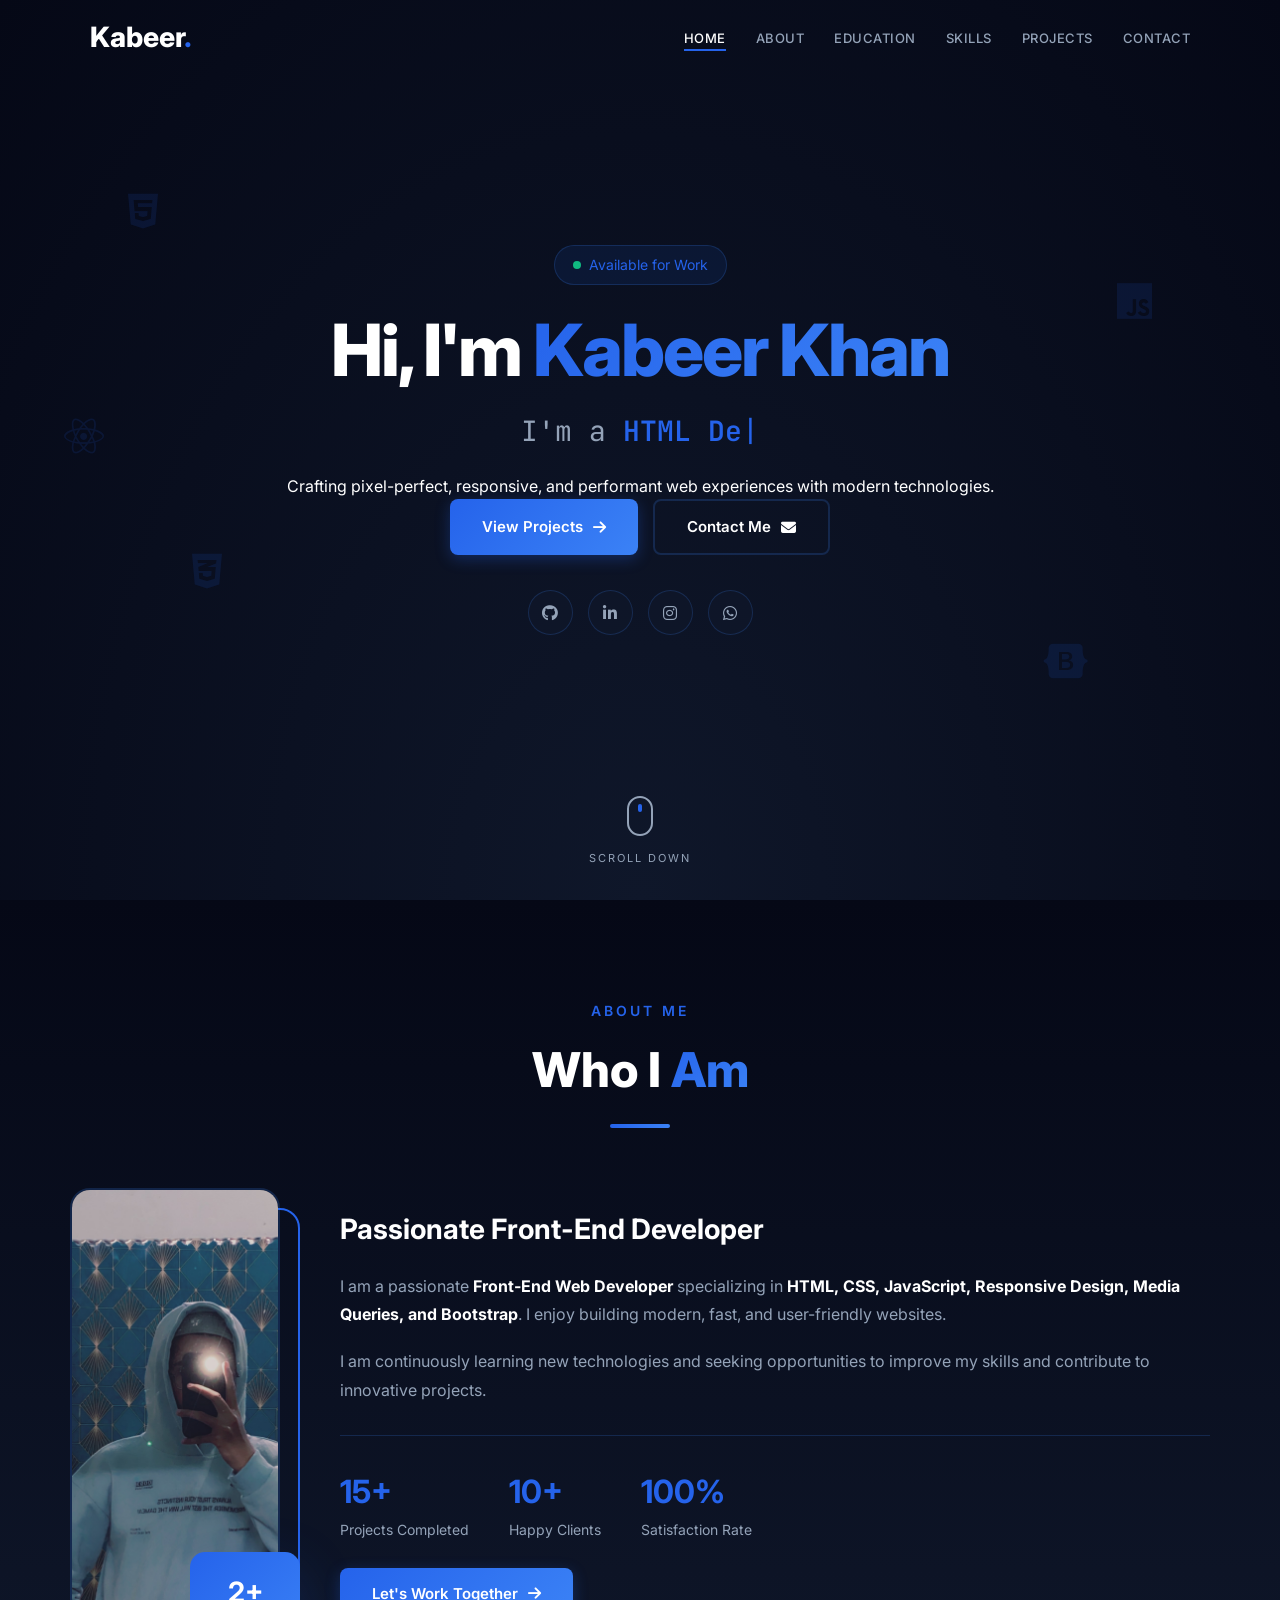
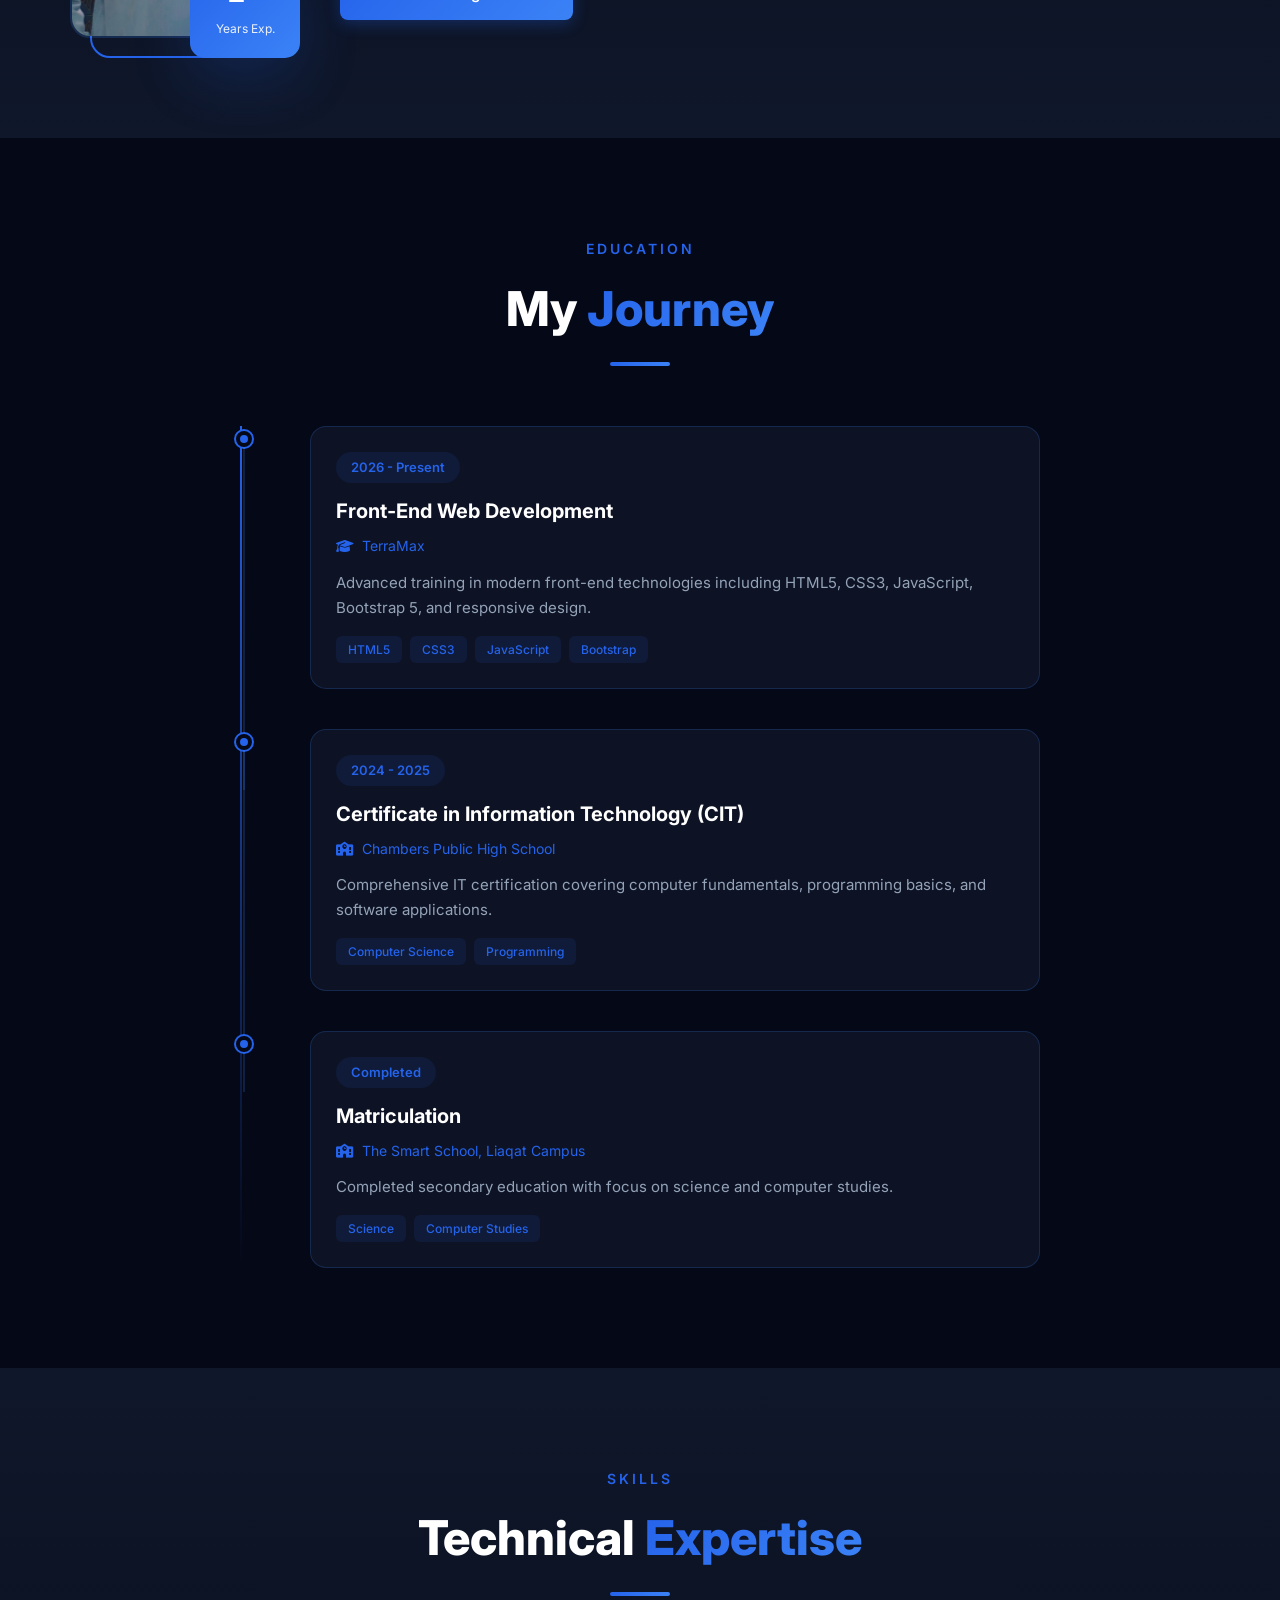
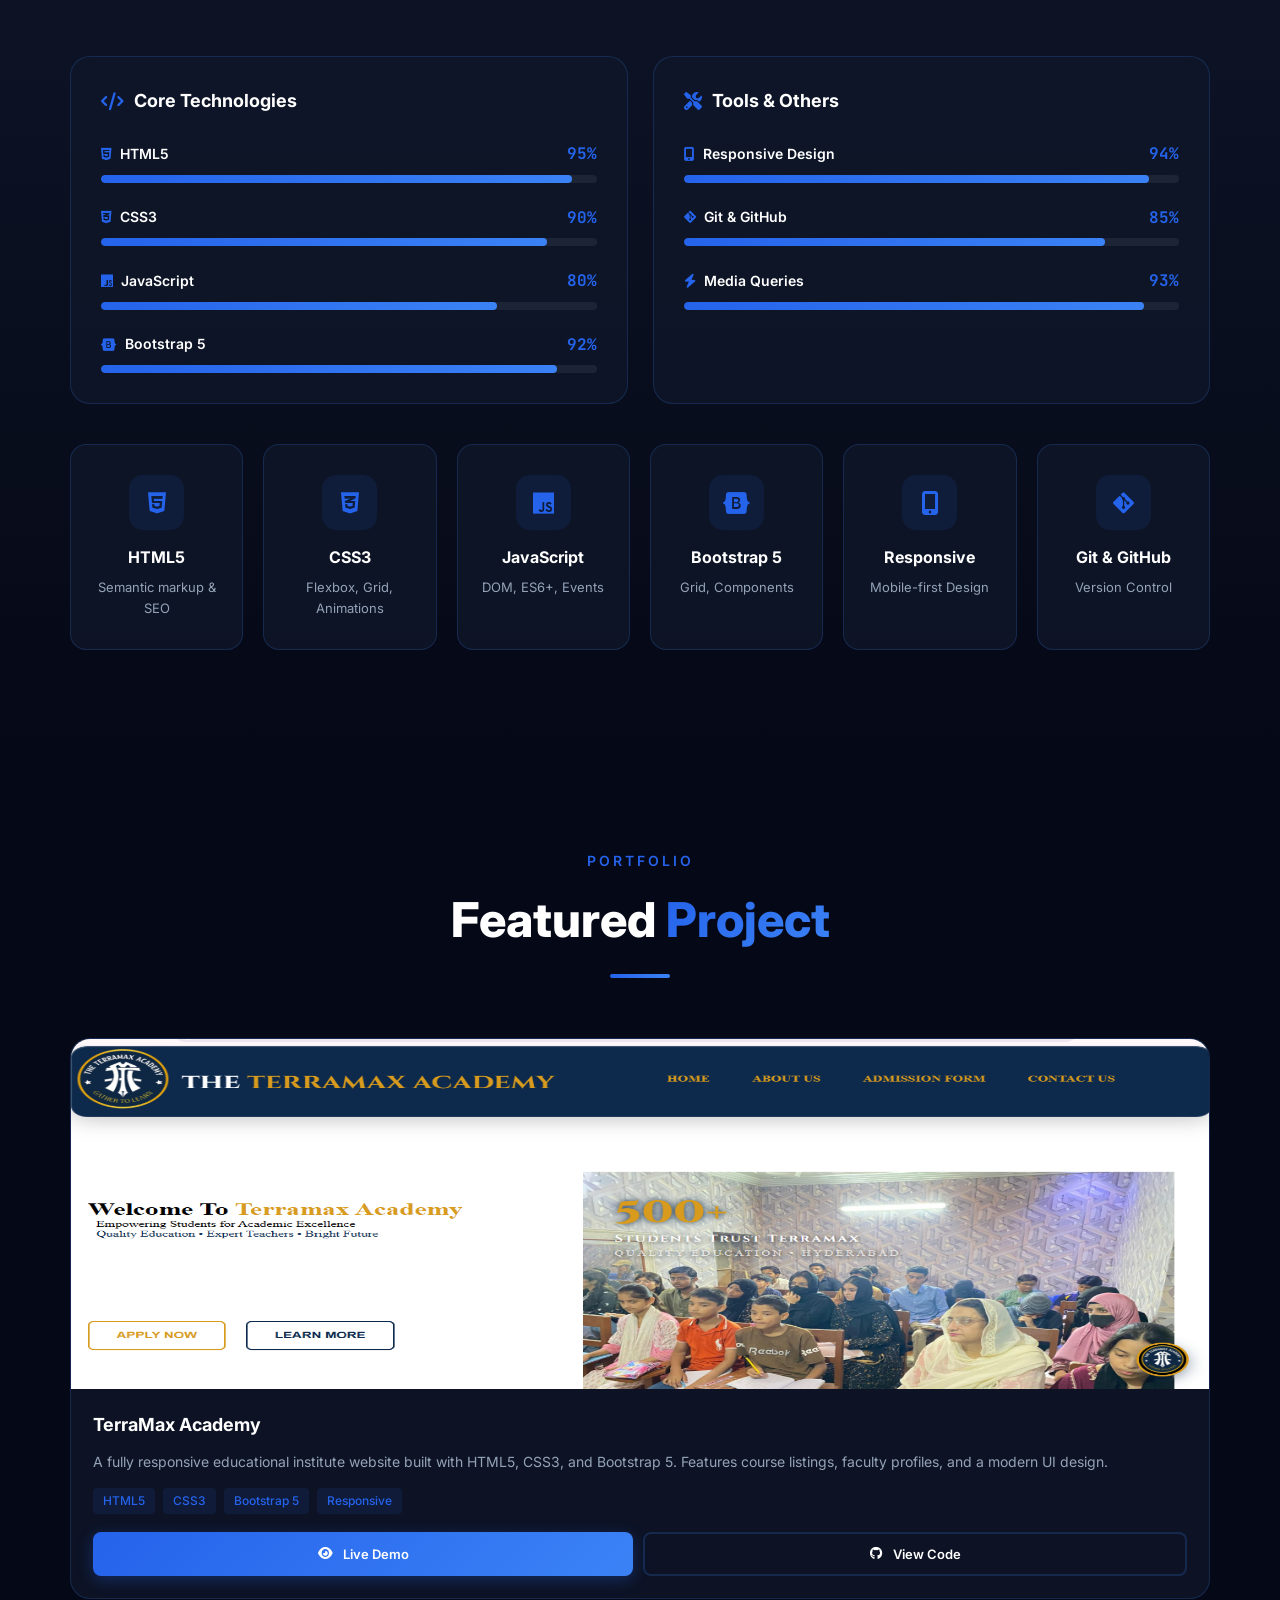
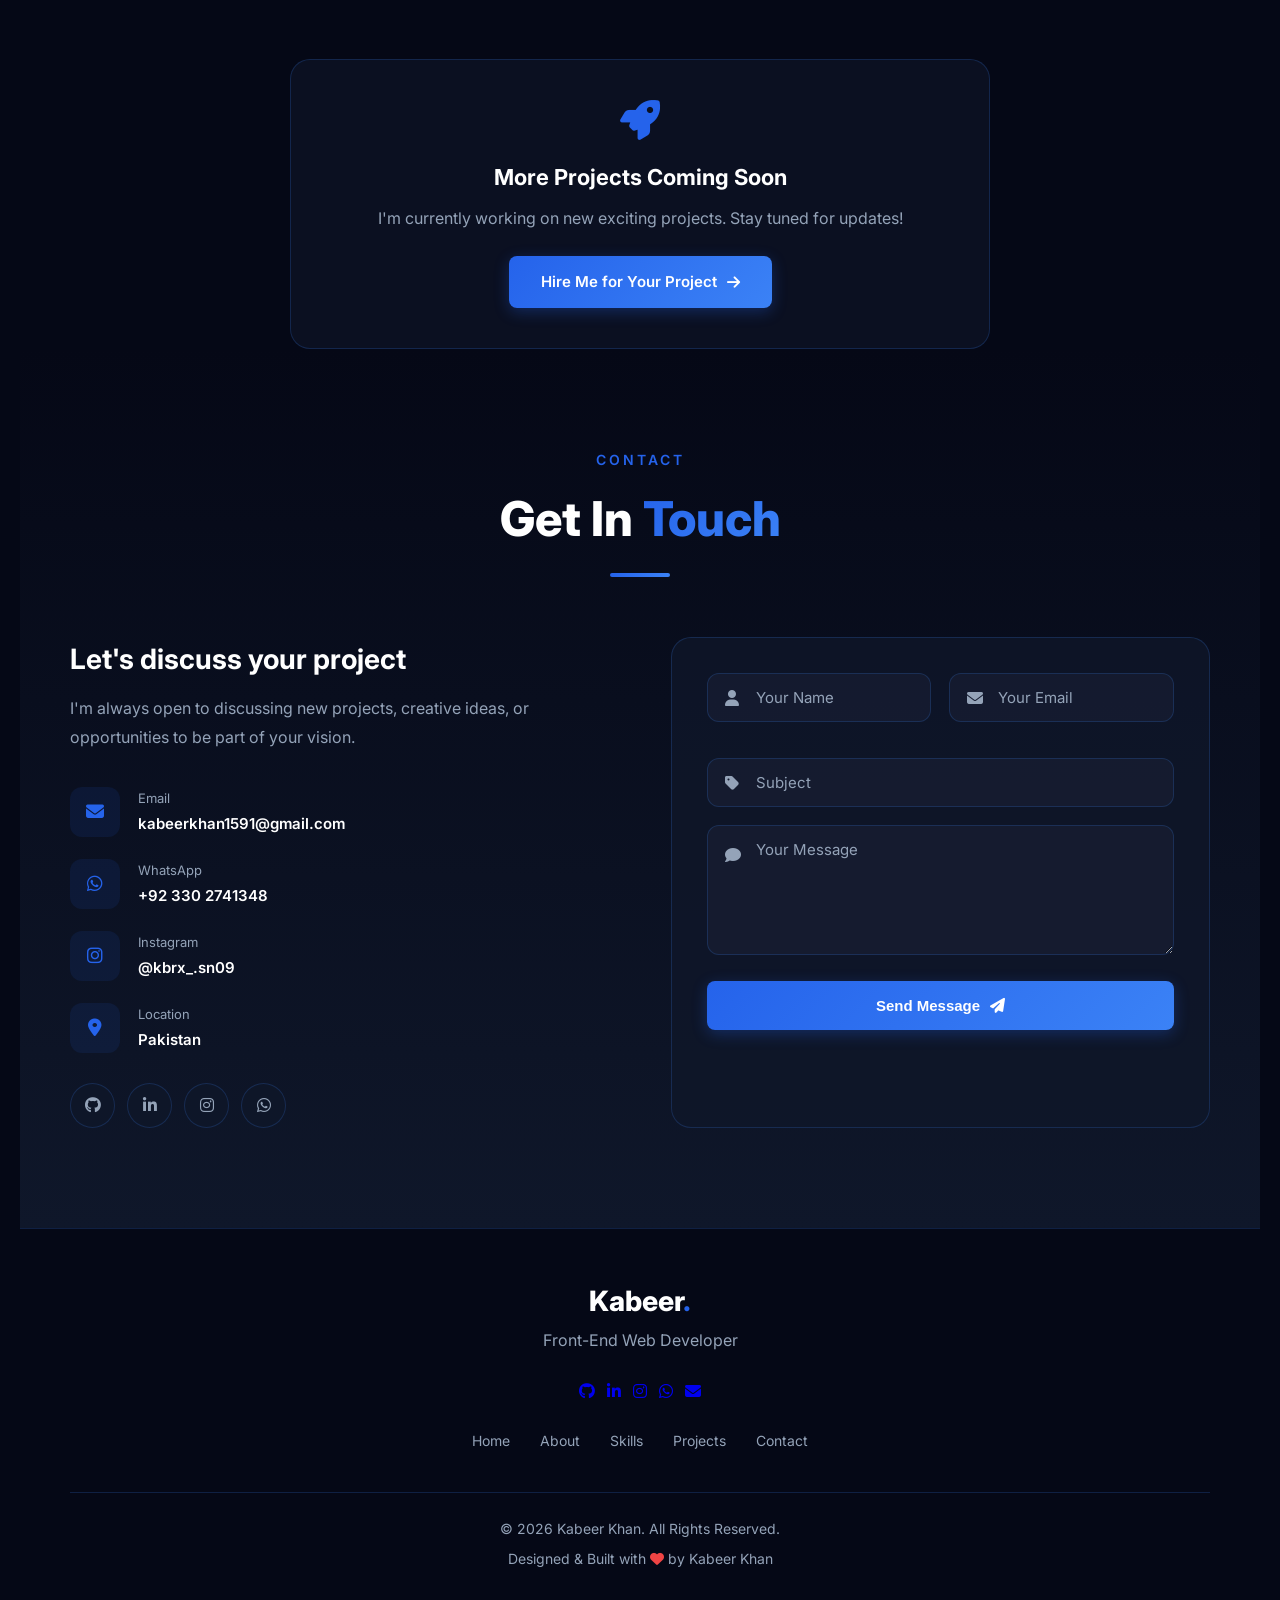
<file: port.html>
<!DOCTYPE html>
<html lang="en">
<head>
    <meta charset="UTF-8">
    <meta name="viewport" content="width=device-width, initial-scale=1.0">
    <meta name="description" content="Kabeer Khan - Front-End Web Developer Portfolio">
    <title>Kabeer Khan | Front-End Web Developer</title>

    <link rel="preconnect" href="https://fonts.googleapis.com">
    <link rel="preconnect" href="https://fonts.gstatic.com" crossorigin>
    <link href="https://fonts.googleapis.com/css2?family=Inter:wght@300;400;500;600;700;800;900&family=JetBrains+Mono:wght@400;500&display=swap" rel="stylesheet">
    <link rel="stylesheet" href="https://cdnjs.cloudflare.com/ajax/libs/font-awesome/6.5.1/css/all.min.css">

    <style>
        *{margin:0;padding:0;box-sizing:border-box}
        html{scroll-behavior:smooth}
        body{font-family:'Inter',sans-serif;background:#050816;color:#fff;line-height:1.6;overflow-x:hidden}

        /* Navbar */
        .navbar{position:fixed;top:0;left:0;width:100%;padding:15px 0;z-index:1000;transition:all .3s}
        .navbar.scrolled{background:rgba(5,8,22,.95);backdrop-filter:blur(20px);box-shadow:0 4px 30px rgba(0,0,0,.3);padding:10px 0}
        .nav-container{max-width:1140px;margin:0 auto;padding:0 20px;display:flex;justify-content:space-between;align-items:center}
        .logo{font-size:28px;font-weight:800;color:#fff;text-decoration:none}
        .logo span{color:#2563EB}
        .nav-links{display:flex;gap:30px;list-style:none}
        .nav-links a{color:#94A3B8;text-decoration:none;font-size:13px;font-weight:500;text-transform:uppercase;letter-spacing:.5px;transition:color .3s;position:relative}
        .nav-links a:hover,.nav-links a.active{color:#fff}
        .nav-links a::after{content:'';position:absolute;bottom:-5px;left:0;width:0;height:2px;background:#2563EB;transition:width .3s}
        .nav-links a:hover::after,.nav-links a.active::after{width:100%}
        .menu-btn{display:none;background:none;border:none;color:#fff;font-size:20px;cursor:pointer}

        /* Hero */
        .hero{min-height:100vh;display:flex;align-items:center;justify-content:center;text-align:center;position:relative;background:radial-gradient(ellipse at bottom,#0F172A 0%,#050816 100%);padding-top:80px}
        .hero-badge{display:inline-flex;align-items:center;gap:8px;background:rgba(37,99,235,.1);border:1px solid rgba(59,130,246,.2);padding:8px 18px;border-radius:50px;font-size:14px;color:#2563EB;margin-bottom:25px}
        .pulse{width:8px;height:8px;background:#10B981;border-radius:50%;animation:pulse 2s infinite}
        @keyframes pulse{0%,100%{opacity:1;transform:scale(1)}50%{opacity:.5;transform:scale(1.2)}}
        .hero h1{font-size:clamp(36px,6vw,72px);font-weight:800;line-height:1.1;margin-bottom:20px;letter-spacing:-2px}
        .hero h1 span{background:linear-gradient(135deg,#2563EB,#3B82F6);-webkit-background-clip:text;-webkit-text-fill-color:transparent}
        .hero-sub{font-size:clamp(18px,3vw,28px);color:#94A3B8;margin-bottom:20px;font-family:'JetBrains Mono',monospace}
        .hero-sub .type{color:#2563EB;font-weight:600}
        .cursor{color:#2563EB;animation:blink 1s infinite}
        @keyframes blink{0%,100%{opacity:1}50%{opacity:0}}
        .hero>p{color:#94A3B8;max-width:600px;margin:0 auto 30px;font-size:17px;line-height:1.8;padding:0 20px}
        .hero-btns{display:flex;gap:15px;justify-content:center;flex-wrap:wrap;margin-bottom:35px;padding:0 20px}
        .btn{display:inline-flex;align-items:center;gap:10px;padding:14px 32px;border-radius:8px;font-weight:600;font-size:15px;text-decoration:none;transition:all .3s;border:none;cursor:pointer}
        .btn-main{background:linear-gradient(135deg,#2563EB,#3B82F6);color:#fff;box-shadow:0 4px 15px rgba(37,99,235,.3)}
        .btn-main:hover{transform:translateY(-2px);box-shadow:0 8px 25px rgba(37,99,235,.4)}
        .btn-sec{background:transparent;color:#fff;border:2px solid rgba(59,130,246,.2)}
        .btn-sec:hover{border-color:#2563EB;color:#2563EB;transform:translateY(-2px)}
        .hero-social{display:flex;gap:15px;justify-content:center}
        .hero-social a{width:45px;height:45px;border-radius:50%;display:flex;align-items:center;justify-content:center;background:rgba(15,23,42,.8);border:1px solid rgba(59,130,246,.2);color:#94A3B8;font-size:16px;transition:all .3s;text-decoration:none}
        .hero-social a:hover{background:#2563EB;color:#fff;border-color:#2563EB;transform:translateY(-3px)}
        .scroll-down{position:absolute;bottom:30px;left:50%;transform:translateX(-50%);text-align:center}
        .mouse{width:26px;height:40px;border:2px solid #94A3B8;border-radius:13px;margin:0 auto 8px;position:relative}
        .wheel{width:4px;height:8px;background:#2563EB;border-radius:2px;position:absolute;top:6px;left:50%;transform:translateX(-50%);animation:scroll 2s infinite}
        @keyframes scroll{0%{opacity:1;transform:translateX(-50%)translateY(0)}100%{opacity:0;transform:translateX(-50%)translateY(15px)}}
        .scroll-down span{font-size:11px;color:#94A3B8;text-transform:uppercase;letter-spacing:2px}

        /* Floating icons */
        .floats{position:absolute;width:100%;height:100%;top:0;left:0;pointer-events:none;overflow:hidden}
        .float{position:absolute;font-size:40px;color:rgba(37,99,235,.12);animation:float 6s ease-in-out infinite}
        .float:nth-child(1){top:20%;left:10%;animation-delay:0s}
        .float:nth-child(2){top:60%;left:15%;animation-delay:-1s}
        .float:nth-child(3){top:30%;right:10%;animation-delay:-2s}
        .float:nth-child(4){top:70%;right:15%;animation-delay:-3s}
        .float:nth-child(5){top:45%;left:5%;animation-delay:-4s}
        @keyframes float{0%,100%{transform:translateY(0)}50%{transform:translateY(-20px)}}

        /* Sections */
        section{padding:100px 20px}
        .container{max-width:1140px;margin:0 auto}
        .sec-head{text-align:center;margin-bottom:60px}
        .sec-tag{color:#2563EB;font-size:14px;font-weight:600;text-transform:uppercase;letter-spacing:3px;margin-bottom:10px;display:block}
        .sec-title{font-size:clamp(32px,4vw,48px);font-weight:800;margin-bottom:15px}
        .sec-title span{background:linear-gradient(135deg,#2563EB,#3B82F6);-webkit-background-clip:text;-webkit-text-fill-color:transparent}
        .sec-line{width:60px;height:4px;background:linear-gradient(90deg,#2563EB,#3B82F6);margin:0 auto;border-radius:2px}

        /* About */
        .about-sec{background:linear-gradient(to bottom,#050816,#0F172A)}
        .about-wrap{display:flex;align-items:center;gap:60px}
        .about-img{position:relative;width:350px;height:450px;margin:0 auto}
        .about-img .box{width:100%;height:100%;border-radius:20px;overflow:hidden;position:relative;z-index:2;border:2px solid rgba(59,130,246,.2)}.about-img .box img{width:100%;height:100%;object-fit:cover;display:block}
        .about-img .border{position:absolute;top:20px;left:20px;width:100%;height:100%;border:2px solid #2563EB;border-radius:20px;z-index:1;transition:all .3s}
        .about-img:hover .border{top:10px;left:10px}
        .exp-badge{position:absolute;bottom:-20px;right:-20px;background:linear-gradient(135deg,#2563EB,#3B82F6);padding:18px;border-radius:15px;box-shadow:0 20px 60px rgba(37,99,235,.2);z-index:3;text-align:center;min-width:110px}
        .exp-badge b{font-size:28px;display:block}
        .exp-badge small{font-size:12px;opacity:.9}
        .about-text h3{font-size:28px;margin-bottom:20px}
        .about-text p{color:#94A3B8;margin-bottom:18px;line-height:1.8}
        .about-text p strong{color:#fff}
        .stats{display:flex;gap:40px;margin-top:30px;padding-top:30px;border-top:1px solid rgba(59,130,246,.2)}
        .stat b{display:block;font-size:32px;color:#2563EB}
        .stat span{color:#94A3B8;font-size:14px}

        /* Education */
        .edu-sec{background:#050816}
        .timeline{position:relative;max-width:800px;margin:0 auto;padding-left:30px}
        .timeline::before{content:'';position:absolute;left:0;top:0;height:100%;width:2px;background:linear-gradient(to bottom,#2563EB,transparent)}
        .t-item{position:relative;padding-left:40px;padding-bottom:40px}
        .t-item:last-child{padding-bottom:0}
        .t-dot{position:absolute;left:-34px;top:5px;width:16px;height:16px;border-radius:50%;background:#2563EB;border:4px solid #050816;box-shadow:0 0 0 2px #2563EB}
        .t-line{position:absolute;top:21px;left:-27px;width:2px;height:calc(100% + 40px);background:rgba(59,130,246,.2)}
        .t-item:last-child .t-line{display:none}
        .t-card{background:rgba(15,23,42,.8);border:1px solid rgba(59,130,246,.2);border-radius:16px;padding:25px;transition:all .3s}
        .t-card:hover{transform:translateX(10px);border-color:#2563EB;box-shadow:0 10px 40px rgba(37,99,235,.15)}
        .t-card .date{display:inline-block;background:rgba(37,99,235,.1);color:#2563EB;padding:5px 15px;border-radius:50px;font-size:13px;font-weight:600;margin-bottom:12px}
        .t-card h4{font-size:20px;margin-bottom:8px}
        .t-card .school{color:#2563EB;font-size:14px;margin-bottom:12px;display:flex;align-items:center;gap:8px}
        .t-card p{color:#94A3B8;font-size:15px;margin-bottom:15px;line-height:1.7}
        .t-tags{display:flex;flex-wrap:wrap;gap:8px}
        .t-tags span{background:rgba(37,99,235,.1);color:#2563EB;padding:4px 12px;border-radius:6px;font-size:12px;font-weight:500}

        /* Skills */
        .skills-sec{background:linear-gradient(to bottom,#0F172A,#050816)}
        .skills-grid{display:grid;grid-template-columns:1fr 1fr;gap:25px;margin-bottom:40px}
        .skill-box{background:rgba(15,23,42,.8);border:1px solid rgba(59,130,246,.2);border-radius:20px;padding:30px}
        .skill-box h3{font-size:18px;margin-bottom:25px;display:flex;align-items:center;gap:10px}
        .skill-box h3 i{color:#2563EB}
        .sk-row{margin-bottom:22px}
        .sk-row:last-child{margin-bottom:0}
        .sk-info{display:flex;justify-content:space-between;margin-bottom:8px}
        .sk-info span{display:flex;align-items:center;gap:8px;font-weight:600;font-size:14px}
        .sk-info span i{color:#2563EB}
        .sk-info b{color:#2563EB;font-family:'JetBrains Mono',monospace}
        .sk-bar{height:8px;background:rgba(148,163,184,.1);border-radius:4px;overflow:hidden}
        .sk-fill{height:100%;background:linear-gradient(90deg,#2563EB,#3B82F6);border-radius:4px;width:0;transition:width 1.5s ease}
        .sk-cards{display:grid;grid-template-columns:repeat(auto-fit,minmax(160px,1fr));gap:20px}
        .sk-card{background:rgba(15,23,42,.8);border:1px solid rgba(59,130,246,.2);border-radius:16px;padding:30px 20px;text-align:center;transition:all .3s;cursor:pointer}
        .sk-card:hover{transform:translateY(-10px);border-color:#2563EB;box-shadow:0 10px 40px rgba(37,99,235,.2)}
        .sk-card .ico{width:55px;height:55px;border-radius:14px;background:rgba(37,99,235,.1);display:flex;align-items:center;justify-content:center;margin:0 auto 15px;font-size:24px;color:#2563EB;transition:all .3s}
        .sk-card:hover .ico{background:#2563EB;color:#fff;transform:rotateY(360deg)}
        .sk-card h4{font-size:16px;margin-bottom:6px}
        .sk-card p{color:#94A3B8;font-size:13px;margin:0}

        /* Projects */
        .proj-sec{background:#050816}
        .proj-grid{display:grid;grid-template-columns:repeat(3,1fr);gap:25px}
        .proj-card{background:rgba(15,23,42,.8);border:1px solid rgba(59,130,246,.2);border-radius:20px;overflow:hidden;transition:all .3s}
        .proj-card:hover{transform:translateY(-10px);border-color:#2563EB;box-shadow:0 20px 60px rgba(37,99,235,.2)}
        .proj-img{position:relative;height:200px;overflow:hidden}
        .proj-img .ph{width:100%;height:100%;background:linear-gradient(135deg,#0F172A,rgba(37,99,235,.15));display:flex;align-items:center;justify-content:center;font-size:50px;color:#2563EB;transition:all .3s}
        .proj-card:hover .proj-img .ph{transform:scale(1.1)}
        .proj-over{position:absolute;top:0;left:0;width:100%;height:100%;background:rgba(5,8,22,.8);display:flex;align-items:center;justify-content:center;gap:15px;opacity:0;transition:all .3s}
        .proj-card:hover .proj-over{opacity:1}
        .proj-over a{width:45px;height:45px;border-radius:50%;background:#2563EB;color:#fff;display:flex;align-items:center;justify-content:center;font-size:16px;transform:translateY(20px);transition:all .3s;text-decoration:none}
        .proj-card:hover .proj-over a{transform:translateY(0)}
        .proj-over a:hover{background:#3B82F6}
        .proj-body{padding:22px}
        .proj-body h4{font-size:18px;margin-bottom:10px}
        .proj-body p{color:#94A3B8;font-size:14px;line-height:1.7;margin-bottom:15px}
        .proj-tech{display:flex;flex-wrap:wrap;gap:8px;margin-bottom:18px}
        .proj-tech span{background:rgba(37,99,235,.1);color:#2563EB;padding:3px 10px;border-radius:4px;font-size:12px;font-weight:500}
        .proj-links{display:flex;gap:10px}
        .proj-links .btn{flex:1;justify-content:center;padding:10px 18px;font-size:13px}

        /* Contact */
        .contact-sec{background:linear-gradient(to bottom,#050816,#0F172A)}
        .contact-wrap{display:flex;gap:50px}
        .contact-info h3{font-size:28px;margin-bottom:12px}
        .contact-info>p{color:#94A3B8;margin-bottom:35px;line-height:1.8}
        .c-item{display:flex;align-items:center;gap:18px;margin-bottom:22px}
        .c-item .ico{width:50px;height:50px;border-radius:12px;background:rgba(37,99,235,.1);display:flex;align-items:center;justify-content:center;color:#2563EB;font-size:18px;transition:all .3s;flex-shrink:0}
        .c-item:hover .ico{background:#2563EB;color:#fff;transform:rotateY(360deg)}
        .c-item div{display:flex;flex-direction:column}
        .c-item div small{color:#94A3B8;font-size:13px;margin-bottom:3px}
        .c-item div a,.c-item div span{color:#fff;text-decoration:none;font-weight:600;font-size:15px;transition:color .3s}
        .c-item div a:hover{color:#2563EB}
        .c-social{display:flex;gap:12px;margin-top:30px}
        .c-social a{width:45px;height:45px;border-radius:50%;display:flex;align-items:center;justify-content:center;background:rgba(15,23,42,.8);border:1px solid rgba(59,130,246,.2);color:#94A3B8;font-size:16px;transition:all .3s;text-decoration:none}
        .c-social a:hover{background:#2563EB;color:#fff;border-color:#2563EB;transform:translateY(-3px)}
        .contact-form{background:rgba(15,23,42,.8);border:1px solid rgba(59,130,246,.2);border-radius:20px;padding:35px}
        .f-group{position:relative;margin-bottom:18px}
        .f-group input,.f-group textarea{width:100%;background:rgba(148,163,184,.05);border:1px solid rgba(59,130,246,.2);border-radius:12px;padding:14px 18px 14px 48px;color:#fff;font-size:15px;transition:all .3s;font-family:inherit}
        .f-group input:focus,.f-group textarea:focus{background:rgba(37,99,235,.05);border-color:#2563EB;outline:none;box-shadow:0 0 0 3px rgba(37,99,235,.1)}
        .f-group input::placeholder,.f-group textarea::placeholder{color:#94A3B8}
        .f-group i{position:absolute;left:18px;top:50%;transform:translateY(-50%);color:#94A3B8;transition:color .3s}
        .f-group textarea+i{top:22px;transform:none}
        .f-group input:focus+i,.f-group textarea:focus+i{color:#2563EB}
        .f-group textarea{resize:vertical;min-height:130px}
        .contact-form .btn-main{width:100%;justify-content:center;padding:16px}

        /* Footer */
        footer{background:#050816;border-top:1px solid rgba(59,130,246,.2);padding:50px 20px 25px}
        .foot-content{display:flex;flex-direction:column;align-items:center;text-align:center;gap:25px;margin-bottom:40px}
        .foot-brand{font-size:28px;font-weight:800}
        .foot-brand span{color:#2563EB}
        .foot-brand+p{color:#94A3B8;margin-top:5px}
        .foot-social{display:flex;gap:12px}
        .foot-links{display:flex;gap:30px;flex-wrap:wrap;justify-content:center}
        .foot-links a{color:#94A3B8;text-decoration:none;font-size:14px;transition:all .3s;position:relative}
        .foot-links a::after{content:'';position:absolute;bottom:-4px;left:0;width:0;height:2px;background:#2563EB;transition:width .3s}
        .foot-links a:hover{color:#fff}
        .foot-links a:hover::after{width:100%}
        .foot-bottom{text-align:center;padding-top:25px;border-top:1px solid rgba(59,130,246,.2)}
        .foot-bottom p{color:#94A3B8;font-size:14px;margin-bottom:8px}
        .foot-bottom i{color:#EF4444;animation:heartbeat 1.5s infinite}
        @keyframes heartbeat{0%,100%{transform:scale(1)}50%{transform:scale(1.1)}}

        /* Back to top */
        #topBtn{position:fixed;bottom:25px;right:25px;width:48px;height:48px;border-radius:50%;background:linear-gradient(135deg,#2563EB,#3B82F6);color:#fff;border:none;cursor:pointer;display:flex;align-items:center;justify-content:center;font-size:16px;opacity:0;visibility:hidden;transform:translateY(20px);transition:all .3s;z-index:999}
        #topBtn.show{opacity:1;visibility:visible;transform:translateY(0)}
        #topBtn:hover{transform:translateY(-5px);box-shadow:0 8px 25px rgba(37,99,235,.4)}

        /* Reveal animation */
        .reveal{opacity:0;transform:translateY(40px);transition:all .8s ease}
        .reveal.active{opacity:1;transform:translateY(0)}

        /* Responsive */
        @media(max-width:991px){
            .menu-btn{display:block}
            .nav-links{position:fixed;top:70px;right:-100%;width:280px;height:calc(100vh - 70px);background:rgba(5,8,22,.98);backdrop-filter:blur(20px);flex-direction:column;padding:30px;gap:20px;transition:right .3s;border-left:1px solid rgba(59,130,246,.2)}
            .nav-links.open{right:0}
            .about-wrap{flex-direction:column}
            .about-img{width:280px;height:360px}
            .about-text{padding:0}
            .skills-grid{grid-template-columns:1fr}
            .proj-grid{grid-template-columns:repeat(2,1fr)}
            .contact-wrap{flex-direction:column}
            .contact-info{padding:0}
        }
        @media(max-width:767px){
            section{padding:60px 20px}
            .sec-head{margin-bottom:40px}
            .hero h1{font-size:36px}
            .hero-btns{flex-direction:column;align-items:center}
            .btn{width:100%;max-width:280px;justify-content:center}
            .about-img{width:220px;height:280px}
            .exp-badge{position:relative;bottom:auto;right:auto;margin-top:15px;display:inline-flex;flex-direction:row;gap:8px;align-items:center}
            .stats{flex-direction:column;gap:20px}
            .stat{display:flex;align-items:center;gap:12px}
            .timeline{padding-left:0}
            .timeline::before{display:none}
            .t-item{padding-left:0}
            .t-dot,.t-line{display:none}
            .t-card{padding:20px}
            .sk-cards{grid-template-columns:repeat(2,1fr)}
            .proj-grid{grid-template-columns:1fr}
            .contact-form{padding:25px}
            .foot-links{gap:15px}
        }
        @media(max-width:575px){
            .hero h1{font-size:30px}
            .about-img{width:180px;height:230px}
            .sk-cards{grid-template-columns:1fr 1fr}
        }
    </style>
<base target="_blank">
<base target="_blank">
</head>
<body>

    <!-- Navbar -->
    <nav class="navbar" id="navbar">
        <div class="nav-container">
            <a href="#home" class="logo">Kabeer<span>.</span></a>
            <button class="menu-btn" id="menuBtn"><i class="fas fa-bars"></i></button>
            <ul class="nav-links" id="navLinks">
                <li><a href="#home" class="active">Home</a></li>
                <li><a href="#about">About</a></li>
                <li><a href="#education">Education</a></li>
                <li><a href="#skills">Skills</a></li>
                <li><a href="#projects">Projects</a></li>
                <li><a href="#contact">Contact</a></li>
            </ul>
        </div>
    </nav>

    <!-- Hero -->
    <section class="hero" id="home">
        <div class="floats">
            <div class="float"><i class="fab fa-html5"></i></div>
            <div class="float"><i class="fab fa-css3-alt"></i></div>
            <div class="float"><i class="fab fa-js"></i></div>
            <div class="float"><i class="fab fa-bootstrap"></i></div>
            <div class="float"><i class="fab fa-react"></i></div>
        </div>
        <div class="container">
            <div class="hero-badge">
                <span class="pulse"></span>
                <span>Available for Work</span>
            </div>
            <h1>Hi, I'm <span>Kabeer Khan</span></h1>
            <div class="hero-sub">
                I'm a <span class="type" id="typeText"></span><span class="cursor">|</span>
            </div>
            <p>Crafting pixel-perfect, responsive, and performant web experiences with modern technologies.</p>
            <div class="hero-btns">
                <a href="#projects" class="btn btn-main">View Projects <i class="fas fa-arrow-right"></i></a>
                <a href="#contact" class="btn btn-sec">Contact Me <i class="fas fa-envelope"></i></a>
            </div>
            <div class="hero-social">
                <a href="https://github.com" target="_blank"><i class="fab fa-github"></i></a>
                <a href="https://linkedin.com" target="_blank"><i class="fab fa-linkedin-in"></i></a>
                <a href="https://instagram.com/kbrx_.sn09" target="_blank"><i class="fab fa-instagram"></i></a>
                <a href="https://wa.me/923302741348" target="_blank"><i class="fab fa-whatsapp"></i></a>
            </div>
        </div>
        <div class="scroll-down">
            <div class="mouse"><div class="wheel"></div></div>
            <span>Scroll Down</span>
        </div>
    </section>

    <!-- About -->
    <section class="about-sec" id="about">
        <div class="container">
            <div class="sec-head reveal">
                <span class="sec-tag">About Me</span>
                <h2 class="sec-title">Who I <span>Am</span></h2>
                <div class="sec-line"></div>
            </div>
            <div class="about-wrap">
                <div class="about-img reveal">
                   <div class="box"><img src="image/img3.JPG" alt="Kabeer Khan"></div>
                    <div class="border"></div>
                    <div class="exp-badge"><b>2+</b><small>Years Exp.</small></div>
                </div>
                <div class="about-text reveal">
                    <h3>Passionate Front-End Developer</h3>
                    <p>I am a passionate <strong>Front-End Web Developer</strong> specializing in <strong>HTML, CSS, JavaScript, Responsive Design, Media Queries, and Bootstrap</strong>. I enjoy building modern, fast, and user-friendly websites.</p>
                    <p>I am continuously learning new technologies and seeking opportunities to improve my skills and contribute to innovative projects.</p>
                    <div class="stats">
                        <div class="stat"><b>15+</b><span>Projects Completed</span></div>
                        <div class="stat"><b>10+</b><span>Happy Clients</span></div>
                        <div class="stat"><b>100%</b><span>Satisfaction Rate</span></div>
                    </div>
                    <a href="#contact" class="btn btn-main" style="margin-top:25px">Let's Work Together <i class="fas fa-arrow-right"></i></a>
                </div>
            </div>
        </div>
    </section>

    <!-- Education -->
    <section class="edu-sec" id="education">
        <div class="container">
            <div class="sec-head reveal">
                <span class="sec-tag">Education</span>
                <h2 class="sec-title">My <span>Journey</span></h2>
                <div class="sec-line"></div>
            </div>
            <div class="timeline">
                <div class="t-item reveal">
                    <div class="t-dot"></div><div class="t-line"></div>
                    <div class="t-card">
                        <span class="date">2026 - Present</span>
                        <h4>Front-End Web Development</h4>
                        <div class="school"><i class="fas fa-graduation-cap"></i> TerraMax</div>
                        <p>Advanced training in modern front-end technologies including HTML5, CSS3, JavaScript, Bootstrap 5, and responsive design.</p>
                        <div class="t-tags"><span>HTML5</span><span>CSS3</span><span>JavaScript</span><span>Bootstrap</span></div>
                    </div>
                </div>
                <div class="t-item reveal">
                    <div class="t-dot"></div><div class="t-line"></div>
                    <div class="t-card">
                        <span class="date">2024 - 2025</span>
                        <h4>Certificate in Information Technology (CIT)</h4>
                        <div class="school"><i class="fas fa-school"></i> Chambers Public High School</div>
                        <p>Comprehensive IT certification covering computer fundamentals, programming basics, and software applications.</p>
                        <div class="t-tags"><span>Computer Science</span><span>Programming</span></div>
                    </div>
                </div>
                <div class="t-item reveal">
                    <div class="t-dot"></div>
                    <div class="t-card">
                        <span class="date">Completed</span>
                        <h4>Matriculation</h4>
                        <div class="school"><i class="fas fa-school"></i> The Smart School, Liaqat Campus</div>
                        <p>Completed secondary education with focus on science and computer studies.</p>
                        <div class="t-tags"><span>Science</span><span>Computer Studies</span></div>
                    </div>
                </div>
            </div>
        </div>
    </section>

    <!-- Skills -->
    <section class="skills-sec" id="skills">
        <div class="container">
            <div class="sec-head reveal">
                <span class="sec-tag">Skills</span>
                <h2 class="sec-title">Technical <span>Expertise</span></h2>
                <div class="sec-line"></div>
            </div>
            <div class="skills-grid">
                <div class="skill-box reveal">
                    <h3><i class="fas fa-code"></i> Core Technologies</h3>
                    <div class="sk-row"><div class="sk-info"><span><i class="fab fa-html5"></i> HTML5</span><b>95%</b></div><div class="sk-bar"><div class="sk-fill" data-w="95"></div></div></div>
                    <div class="sk-row"><div class="sk-info"><span><i class="fab fa-css3-alt"></i> CSS3</span><b>90%</b></div><div class="sk-bar"><div class="sk-fill" data-w="90"></div></div></div>
                    <div class="sk-row"><div class="sk-info"><span><i class="fab fa-js"></i> JavaScript</span><b>80%</b></div><div class="sk-bar"><div class="sk-fill" data-w="80"></div></div></div>
                    <div class="sk-row"><div class="sk-info"><span><i class="fab fa-bootstrap"></i> Bootstrap 5</span><b>92%</b></div><div class="sk-bar"><div class="sk-fill" data-w="92"></div></div></div>
                </div>
                <div class="skill-box reveal">
                    <h3><i class="fas fa-tools"></i> Tools & Others</h3>
                    <div class="sk-row"><div class="sk-info"><span><i class="fas fa-mobile-alt"></i> Responsive Design</span><b>94%</b></div><div class="sk-bar"><div class="sk-fill" data-w="94"></div></div></div>
                    <div class="sk-row"><div class="sk-info"><span><i class="fab fa-git-alt"></i> Git & GitHub</span><b>85%</b></div><div class="sk-bar"><div class="sk-fill" data-w="85"></div></div></div>
                    <div class="sk-row"><div class="sk-info"><span><i class="fas fa-bolt"></i> Media Queries</span><b>93%</b></div><div class="sk-bar"><div class="sk-fill" data-w="93"></div></div></div>
                </div>
            </div>
            <div class="sk-cards">
                <div class="sk-card reveal"><div class="ico"><i class="fab fa-html5"></i></div><h4>HTML5</h4><p>Semantic markup & SEO</p></div>
                <div class="sk-card reveal"><div class="ico"><i class="fab fa-css3-alt"></i></div><h4>CSS3</h4><p>Flexbox, Grid, Animations</p></div>
                <div class="sk-card reveal"><div class="ico"><i class="fab fa-js"></i></div><h4>JavaScript</h4><p>DOM, ES6+, Events</p></div>
                <div class="sk-card reveal"><div class="ico"><i class="fab fa-bootstrap"></i></div><h4>Bootstrap 5</h4><p>Grid, Components</p></div>
                <div class="sk-card reveal"><div class="ico"><i class="fas fa-mobile-alt"></i></div><h4>Responsive</h4><p>Mobile-first Design</p></div>
                <div class="sk-card reveal"><div class="ico"><i class="fab fa-git-alt"></i></div><h4>Git & GitHub</h4><p>Version Control</p></div>
            </div>
        </div>
    </section>

    <section class="proj-sec" id="projects">
        <div class="container">
            <div class="sec-head reveal">
                <span class="sec-tag">Portfolio</span>
                <h2 class="sec-title">Featured <span>Project</span></h2>
                <div class="sec-line"></div>
            </div>
            <div class="proj-grid" style="grid-template-columns: 1fr; max-width: 1200px; margin: 0 auto;">
                <div class="proj-card reveal" style="max-width: 1200px; margin-top: 0px auto; width: 100%;">
                    <div class="proj-img" style="height: 350px;">
                        <img src="image/img1.png" alt="TerraMax Academy Website" style="width: 100%; height: 100%;  object-fit: unset;">
                        <div class="proj-over">
                            <a href="https://kabeerkhan1591-ctrl.github.io/THE-TERRAMAX-ACADEMY/" target="_blank"><i class="fas fa-external-link-alt"></i></a>
                            <a href="https://github.com/kabeerkhan1591-ctrl/THE-TERRAMAX-ACADEMY" target="_blank"><i class="fab fa-github"></i></a>
                        </div>
                    </div>
                    <div class="proj-body">
                        <h4>TerraMax Academy</h4>
                        <p>A fully responsive educational institute website built with HTML5, CSS3, and Bootstrap 5. Features course listings, faculty profiles, and a modern UI design.</p>
                        <div class="proj-tech"><span>HTML5</span><span>CSS3</span><span>Bootstrap 5</span><span>Responsive</span></div>
                        <div class="proj-links">
                            <a href="https://kabeerkhan1591-ctrl.github.io/THE-TERRAMAX-ACADEMY/" target="_blank" class="btn btn-main"><i class="fas fa-eye"></i> Live Demo</a>
                            <a href="https://github.com/kabeerkhan1591-ctrl/THE-TERRAMAX-ACADEMY" target="_blank" class="btn btn-sec"><i class="fab fa-github"></i> View Code</a>
                        </div>
                    </div>
                </div>
            </div>

            <!-- Coming Soon Message -->
            <div style="text-align: center; margin-top: 60px; padding: 40px; background: rgba(15,23,42,.6); border: 1px solid rgba(59,130,246,.2); border-radius: 20px; max-width: 700px; margin-left: auto; margin-right: auto;" class="reveal">
                <i class="fas fa-rocket" style="font-size: 40px; color: #2563EB; margin-bottom: 20px; display: block;"></i>
                <h3 style="font-size: 22px; margin-bottom: 10px;">More Projects Coming Soon</h3>
                <p style="color: #94A3B8; margin-bottom: 25px;">I'm currently working on new exciting projects. Stay tuned for updates!</p>
                <a href="#contact" class="btn btn-main">Hire Me for Your Project <i class="fas fa-arrow-right"></i></a>
            </div>
        </div>
    <!-- Contact -->
    <section class="contact-sec" id="contact">
        <div class="container">
            <div class="sec-head reveal">
                <span class="sec-tag">Contact</span>
                <h2 class="sec-title">Get In <span>Touch</span></h2>
                <div class="sec-line"></div>
            </div>
            <div class="contact-wrap">
                <div class="contact-info reveal">
                    <h3>Let's discuss your project</h3>
                    <p>I'm always open to discussing new projects, creative ideas, or opportunities to be part of your vision.</p>
                    <div class="c-item">
                        <div class="ico"><i class="fas fa-envelope"></i></div>
                        <div><small>Email</small><a href="mailto:kabeerkhan1591@gmail.com">kabeerkhan1591@gmail.com</a></div>
                    </div>
                    <div class="c-item">
                        <div class="ico"><i class="fab fa-whatsapp"></i></div>
                        <div><small>WhatsApp</small><a href="https://wa.me/923302741348" target="_blank">+92 330 2741348</a></div>
                    </div>
                    <div class="c-item">
                        <div class="ico"><i class="fab fa-instagram"></i></div>
                        <div><small>Instagram</small><a href="https://instagram.com/kbrx_.sn09" target="_blank">@kbrx_.sn09</a></div>
                    </div>
                    <div class="c-item">
                        <div class="ico"><i class="fas fa-map-marker-alt"></i></div>
                        <div><small>Location</small><span>Pakistan</span></div>
                    </div>
                    <div class="c-social">
                        <a href="https://github.com" target="_blank"><i class="fab fa-github"></i></a>
                        <a href="https://linkedin.com" target="_blank"><i class="fab fa-linkedin-in"></i></a>
                        <a href="https://instagram.com/kbrx_.sn09" target="_blank"><i class="fab fa-instagram"></i></a>
                        <a href="https://wa.me/923302741348" target="_blank"><i class="fab fa-whatsapp"></i></a>
                    </div>
                </div>
                <div class="contact-form reveal">
                    <form id="contactForm">
                        <div style="display:grid;grid-template-columns:1fr 1fr;gap:18px;margin-bottom:18px">
                            <div class="f-group">
                                <input type="text" id="name" placeholder="Your Name" required>
                                <i class="fas fa-user"></i>
                            </div>
                            <div class="f-group">
                                <input type="email" id="email" placeholder="Your Email" required>
                                <i class="fas fa-envelope"></i>
                            </div>
                        </div>
                        <div class="f-group">
                            <input type="text" id="subject" placeholder="Subject" required>
                            <i class="fas fa-tag"></i>
                        </div>
                        <div class="f-group">
                            <textarea id="message" placeholder="Your Message" required></textarea>
                            <i class="fas fa-comment"></i>
                        </div>
                        <button type="submit" class="btn btn-main">Send Message <i class="fas fa-paper-plane"></i></button>
                    </form>
                </div>
            </div>
        </div>
    </section>

    <!-- Footer -->
    <footer>
        <div class="container">
            <div class="foot-content">
                <div>
                    <div class="foot-brand">Kabeer<span>.</span></div>
                    <p>Front-End Web Developer</p>
                </div>
                <div class="foot-social">
                    <a href="https://github.com" target="_blank"><i class="fab fa-github"></i></a>
                    <a href="https://linkedin.com" target="_blank"><i class="fab fa-linkedin-in"></i></a>
                    <a href="https://instagram.com/kbrx_.sn09" target="_blank"><i class="fab fa-instagram"></i></a>
                    <a href="https://wa.me/923302741348" target="_blank"><i class="fab fa-whatsapp"></i></a>
                    <a href="mailto:kabeerkhan1591@gmail.com"><i class="fas fa-envelope"></i></a>
                </div>
                <div class="foot-links">
                    <a href="#home">Home</a>
                    <a href="#about">About</a>
                    <a href="#skills">Skills</a>
                    <a href="#projects">Projects</a>
                    <a href="#contact">Contact</a>
                </div>
            </div>
            <div class="foot-bottom">
                <p>&copy; <span id="year"></span> Kabeer Khan. All Rights Reserved.</p>
                <p>Designed & Built with <i class="fas fa-heart"></i> by Kabeer Khan</p>
            </div>
        </div>
    </footer>

    <!-- Back to Top -->
    <button id="topBtn"><i class="fas fa-arrow-up"></i></button>

    <script>
    (function() {
        'use strict';

        // Typing Effect
        var typeEl = document.getElementById('typeText');
        var words = ['HTML Developer', 'CSS Specialist', 'JavaScript Enthusiast', 'Bootstrap Expert'];
        var wIndex = 0, cIndex = 0, deleting = false;

        function type() {
            var word = words[wIndex];
            if (deleting) {
                typeEl.textContent = word.substring(0, cIndex - 1);
                cIndex--;
            } else {
                typeEl.textContent = word.substring(0, cIndex + 1);
                cIndex++;
            }
            var speed = deleting ? 50 : 100;
            if (!deleting && cIndex === word.length) {
                deleting = true; speed = 2000;
            } else if (deleting && cIndex === 0) {
                deleting = false; wIndex = (wIndex + 1) % words.length; speed = 500;
            }
            setTimeout(type, speed);
        }
        if (typeEl) setTimeout(type, 1500);

        // Navbar Scroll
        var nav = document.getElementById('navbar');
        window.addEventListener('scroll', function() {
            nav.classList.toggle('scrolled', window.scrollY > 50);
        });

        // Mobile Menu
        var menuBtn = document.getElementById('menuBtn');
        var navLinks = document.getElementById('navLinks');
        if (menuBtn) {
            menuBtn.addEventListener('click', function() {
                navLinks.classList.toggle('open');
                var icon = menuBtn.querySelector('i');
                icon.classList.toggle('fa-bars');
                icon.classList.toggle('fa-times');
            });
        }

        // Smooth Scroll
        document.querySelectorAll('a[href^="#"]').forEach(function(a) {
            a.addEventListener('click', function(e) {
                e.preventDefault();
                var target = document.querySelector(this.getAttribute('href'));
                if (target) {
                    var top = target.getBoundingClientRect().top + window.pageYOffset - 70;
                    window.scrollTo({top: top, behavior: 'smooth'});
                    navLinks.classList.remove('open');
                    var icon = menuBtn.querySelector('i');
                    icon.classList.add('fa-bars');
                    icon.classList.remove('fa-times');
                    document.querySelectorAll('.nav-links a').forEach(function(l) { l.classList.remove('active'); });
                    this.classList.add('active');
                }
            });
        });

        // Active Nav on Scroll
        var secs = document.querySelectorAll('section[id]');
        window.addEventListener('scroll', function() {
            var pos = window.scrollY + 200;
            secs.forEach(function(sec) {
                if (pos >= sec.offsetTop && pos < sec.offsetTop + sec.offsetHeight) {
                    document.querySelectorAll('.nav-links a').forEach(function(l) {
                        l.classList.remove('active');
                        if (l.getAttribute('href') === '#' + sec.id) l.classList.add('active');
                    });
                }
            });
        });

        // Scroll Reveal
        var reveals = document.querySelectorAll('.reveal');
        function checkReveal() {
            reveals.forEach(function(el) {
                var rect = el.getBoundingClientRect();
                if (rect.top < window.innerHeight - 80) {
                    el.classList.add('active');
                }
            });
        }
        window.addEventListener('scroll', checkReveal);
        checkReveal();

        // Skill Bars
        var fills = document.querySelectorAll('.sk-fill');
        var skillsDone = false;
        function animateSkills() {
            if (skillsDone) return;
            var sec = document.querySelector('.skills-sec');
            if (sec && sec.getBoundingClientRect().top < window.innerHeight) {
                skillsDone = true;
                fills.forEach(function(bar) {
                    bar.style.width = bar.getAttribute('data-w') + '%';
                });
            }
        }
        window.addEventListener('scroll', animateSkills);

        // Back to Top
        var topBtn = document.getElementById('topBtn');
        window.addEventListener('scroll', function() {
            topBtn.classList.toggle('show', window.scrollY > 500);
        });
        topBtn.addEventListener('click', function() {
            window.scrollTo({top: 0, behavior: 'smooth'});
        });

        // Contact Form
        var form = document.getElementById('contactForm');
        if (form) {
            form.addEventListener('submit', function(e) {
                e.preventDefault();
                var name = document.getElementById('name').value;
                var email = document.getElementById('email').value;
                var subj = document.getElementById('subject').value;
                var msg = document.getElementById('message').value;
                window.location.href = 'mailto:kabeerkhan1591@gmail.com?subject=' + encodeURIComponent(subj) + '&body=' + encodeURIComponent('Name: ' + name + '\nEmail: ' + email + '\n\nMessage:\n' + msg);
                var btn = form.querySelector('.btn-main');
                var orig = btn.innerHTML;
                btn.innerHTML = '<i class="fas fa-check"></i> Sent!';
                btn.style.background = '#10B981';
                setTimeout(function() { btn.innerHTML = orig; btn.style.background = ''; form.reset(); }, 3000);
            });
        }

        // Year
        var yr = document.getElementById('year');
        if (yr) yr.textContent = new Date().getFullYear();

    })();
    </script>
</body>
</html>
</file>
